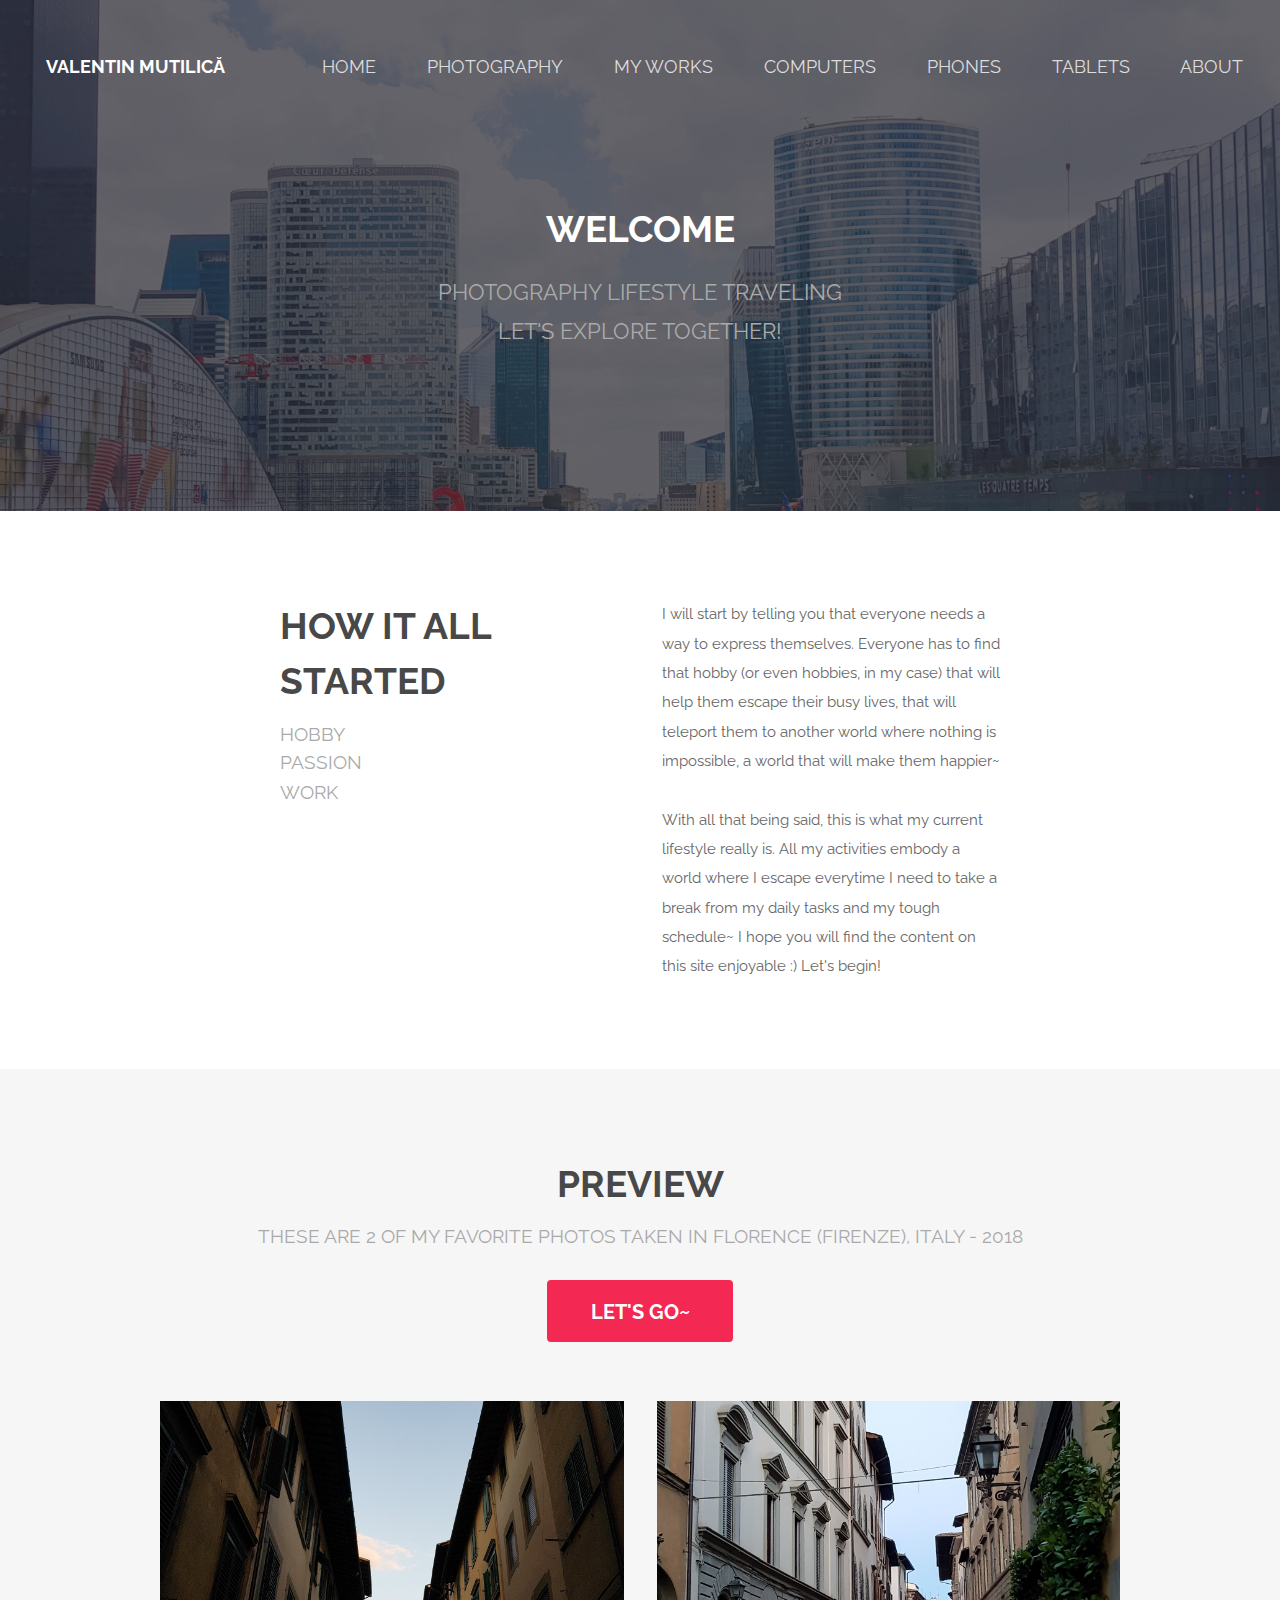
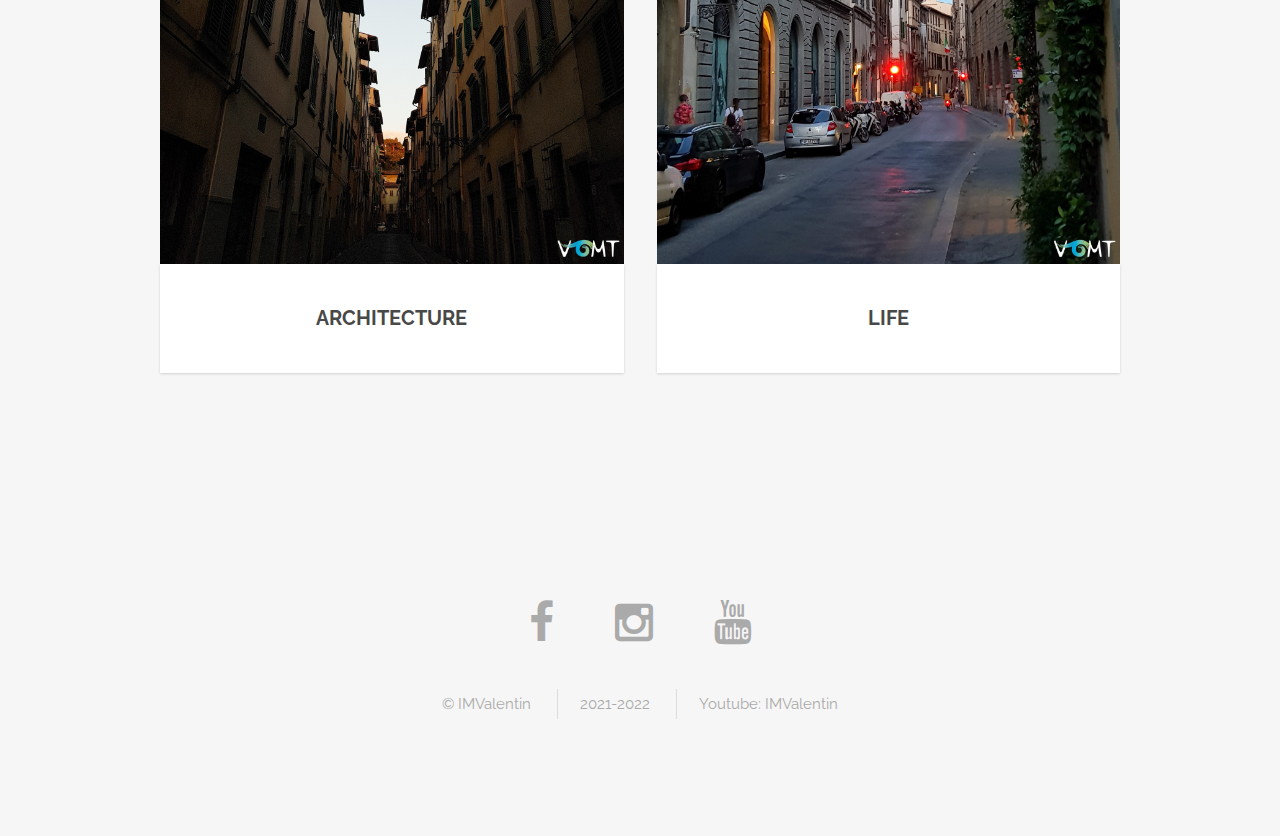
<file: index.html>
<!DOCTYPE HTML>
<!--
	Spatial by TEMPLATED
	templated.co @templatedco
	Released for free under the Creative Commons Attribution 3.0 license (templated.co/license)
-->
<html>
	<head>
		<title>Valentin Mutilica</title>
		<meta http-equiv="content-type" content="text/html; charset=utf-8" />
		<meta name="Welcome to my little world~" content="" />
		<meta name="Photography, lifestyle, traveling, exploration, adventure" content="" />
		<!--[if lte IE 8]><script src="js/html5shiv.js"></script><![endif]-->
		<script src="js/jquery.min.js"></script>
		<script src="js/skel.min.js"></script>
		<script src="js/skel-layers.min.js"></script>
		<script src="js/init.js"></script>
		<noscript>
			<link rel="stylesheet" href="css/skel.css" />
			<link rel="stylesheet" href="css/style.css" />
			<link rel="stylesheet" href="css/style-xlarge.css" />
		</noscript>
	</head>
	<body class="landing">

		<!-- Header -->
			<header id="header" class="alt">
				<h1><strong><a href="myworks.html">Valentin Mutilică</a></strong></h1>
				<nav id="nav">
					<ul>
						<li><a href="index.html">Home</a></li>
						<li><a href="photography.html">Photography</a></li>
						<li><a href="myworks.html">My works</a></li>
						<li><a href="computers.html">Computers</a></li>
						<li><a href="phones.html">Phones</a></li>
						<li><a href="tablets.html">Tablets</a></li>
						<li><a href="about.html">About</a></li>
					</ul>
				</nav>
			</header>

		<!-- Banner -->
			<section id="banner">
				<h2>welcome</h2>
				<p>Photography Lifestyle Traveling <br /> Let's explore together!</p>
				
				
				
			</section>

			<!-- One -->
				<section id="one" class="wrapper style1">
					<div class="container 75%">
						<div class="row 200%">
							<div class="6u 12u$(medium)">
								<header class="major">
								  <h2>How it all started</h2>
								  <p>HOBBY</p>
								  <p>PASSION</p>
								  <p>WORK </p>
								</header>
							</div>
							<div class="6u$ 12u$(medium)">
							  <p>I will start by telling you that everyone needs a way to express themselves. Everyone has to find that hobby (or even hobbies, in my case) that will help them escape their busy lives, that will teleport them to another world where nothing is impossible, a world that will make them happier~</p>
							  <p>With all that being said, this is what my current lifestyle really is. All my activities embody a world where I escape everytime I need to take a break from my daily tasks and my tough schedule~ I hope you will find the content on this site enjoyable :) Let's begin!</p>
							</div>
						</div>
					</div>
				</section>

			<!-- Two -->
				<section id="two" class="wrapper style2 special">
					<div class="container">
						<header class="major">
						  <h2>PREVIEW</h2>
						  <p>These are 2 of my favorite photos taken in Florence (Firenze), Italy - 2018</p>
						  <br>

					<ul class="actions">
				  <li><a href="photography.html" class="button special big">Let's go~</a></li>
			  </ul>
						</header>
						<div class="row 150%">
							<div class="6u 12u$(xsmall)">
								<div class="image fit captioned">
									<img src="images/indexleft.jpg" alt="" />
									<h3>aRCHITECTURE</h3>
								</div>
							</div>
							<div class="6u$ 12u$(xsmall)">
								<div class="image fit captioned">
									<img src="images/indexright.jpg" alt="" />
									<h3>lIFE</h3>
								</div>
							</div>
						</div>
					</div>
				</section>

		<!-- Footer -->
			<footer id="footer">
				
			  <div class="container">
					<ul class="icons">
						<li><a href="https://www.facebook.com/mutilica.valentin" class="icon fa-facebook"></a></li>
						<li><a href="https://www.instagram.com/imval3ntin/" class="icon fa-instagram"></a></li>
						<li><a href="https://www.youtube.com/c/YiHyeong" class="icon fa-youtube"></a></li>
						
						
					</ul>
					<ul class="copyright">
						<li>&copy; IMValentin</li>
						<li>2021-2022</li>
						<li>Youtube: <a href="https://www.youtube.com/c/YiHyeong">IMValentin</a></li>
					</ul>
				</div>
			</footer>

	</body>
</html>
</file>
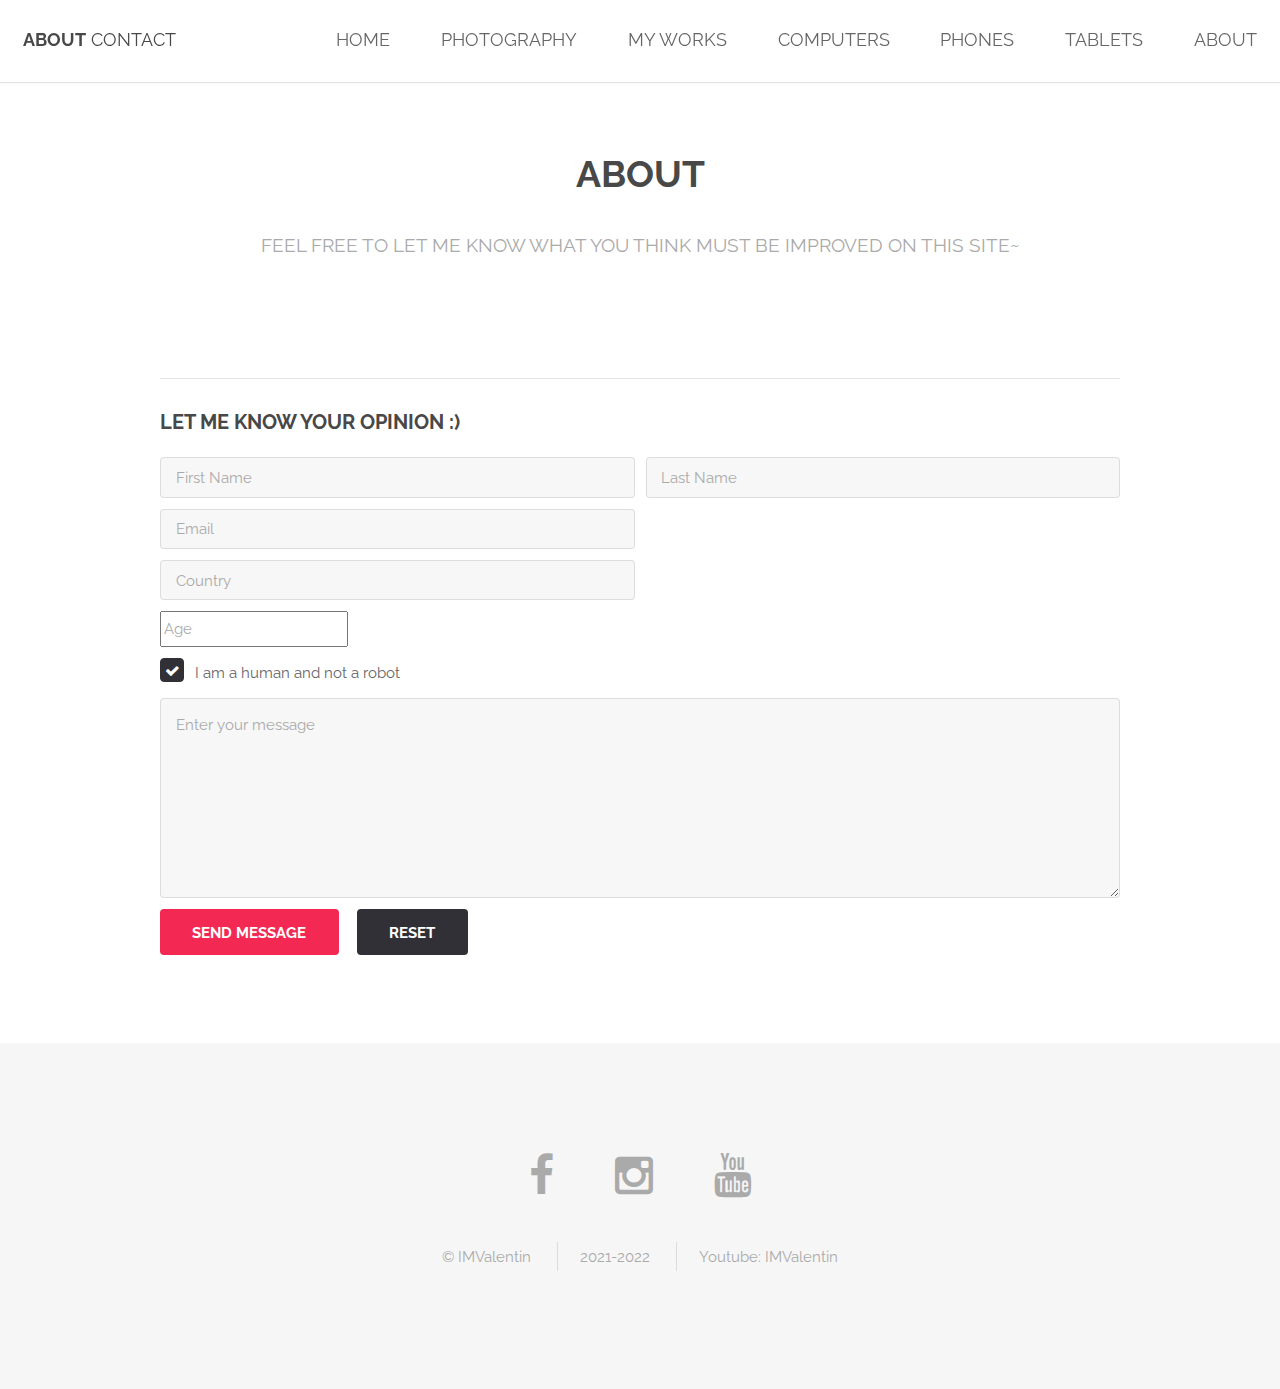
<file: about.html>
<!DOCTYPE HTML>
<!--
	Spatial by TEMPLATED
	templated.co @templatedco
	Released for free under the Creative Commons Attribution 3.0 license (templated.co/license)
-->
<html>
	<head>
		<title>About</title>
		<meta http-equiv="content-type" content="text/html; charset=utf-8" />
		<meta name="description" content="" />
		<meta name="keywords" content="" />
		<!--[if lte IE 8]><script src="js/html5shiv.js"></script><![endif]-->
		<script src="js/jquery.min.js"></script>
		<script src="js/skel.min.js"></script>
		<script src="js/skel-layers.min.js"></script>
		<script src="js/init.js"></script>
		<noscript>
			<link rel="stylesheet" href="css/skel.css" />
			<link rel="stylesheet" href="css/style.css" />
			<link rel="stylesheet" href="css/style-xlarge.css" />
		</noscript>
	</head>
	<body>

		<!-- Header -->
			<header id="header" class="skels-layers-fixed">
				<h1><strong><a href="index.html">About</a></strong> Contact</h1>
				<nav id="nav">
					<ul>
						<li><a href="index.html">Home</a></li>
						<li><a href="photography.html">Photography</a></li>
						<li><a href="myworks.html">My works</a></li>
						<li><a href="computers.html">Computers</a></li>
						<li><a href="phones.html">Phones</a></li>
						<li><a href="tablets.html">Tablets</a></li>
						<li><a href="about.html">About</a></li>
					</ul>
				</nav>
			</header>

		<!-- Main -->
			<section id="main" class="wrapper">
				<div class="container">
					<header class="major special">
					  <h2>About</h2>
					  <br>
					  <p>Feel free to let me know what you think must be improved on this site~</p>
					</header>

					<!-- Text -->
						<section>
						
							<header> </header>
							<p>&nbsp;</p>
							<hr />

		

							
							
						</section>

					<!-- Form -->
						<section>
							<h3>Let me know your opinion :)</h3>
							<form action="connect.php" method="post" >
								<div class="row uniform 50%">
									<div class="6u 12u$(xsmall)">
										<input type="text" name="firstname" class="form-control" id="firstname" value="" placeholder="First Name" />
									</div>
									<div class="6u 12u$(xsmall)">
										<input type="text" name="lastname" class="form-control" id="lastname" value="" placeholder="Last Name" />
									</div>
									<div class="6u$ 12u$(xsmall)">
										<input type="email" name="email" class="form-control" id="email" value="" placeholder="Email" />
									</div>
								
									<div class="6u$ 12u$(xsmall)">
										<input type="text" name="country" id="country" value="" placeholder="Country" />
									</div>
									<div class="6u$ 12u$(xsmall)">
										<input type="number" name="age" class="form-control" id="age" value="" placeholder="Age" />
									</div>
									
									
									
									
									<div class="6u$ 12u$(small)">
										<input type="checkbox" id="human" name="human" checked>
										<label for="human">I am a human and not a robot</label>
									</div>
									<div class="12u$">
										<textarea name="message" id="message" placeholder="Enter your message" rows="6"></textarea>
									</div>
									<div class="12u$">
										<ul class="actions">
											<li><input type="submit" value="Send Message" class="special" /></li>
											<li><input type="reset" value="Reset" /></li>
										</ul>
									</div>
								</div>
							</form>
						</section>

					

			  </div>
			</section>

		<!-- Footer -->
			<footer id="footer">
				
			  <div class="container">
					<ul class="icons">
						<li><a href="https://www.facebook.com/mutilica.valentin" class="icon fa-facebook"></a></li>
						<li><a href="https://www.instagram.com/imval3ntin/" class="icon fa-instagram"></a></li>
						<li><a href="https://www.youtube.com/c/YiHyeong" class="icon fa-youtube"></a></li>
						
						
					</ul>
					<ul class="copyright">
						<li>&copy; IMValentin</li>
						<li>2021-2022</li>
						<li>Youtube: <a href="https://www.youtube.com/c/YiHyeong">IMValentin</a></li>
					</ul>
				</div>
			</footer>

	</body>
</html>
</file>
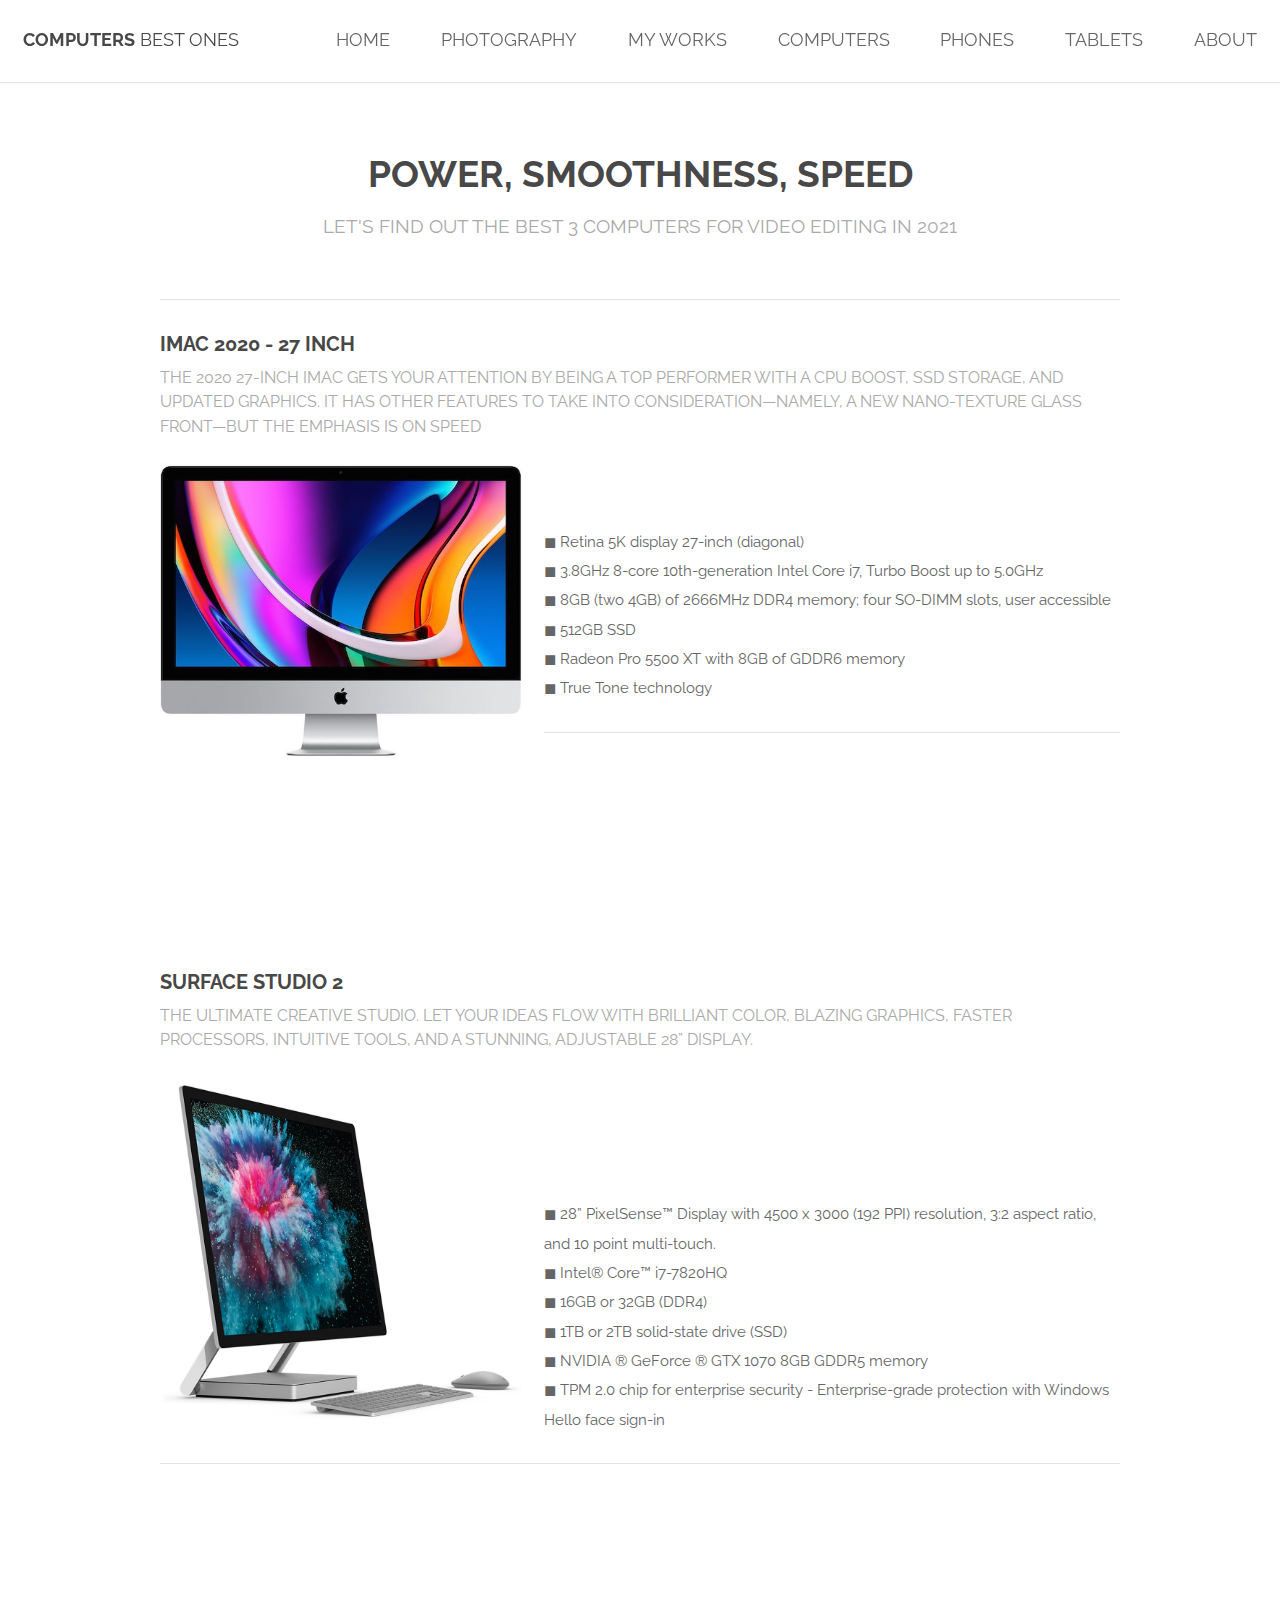
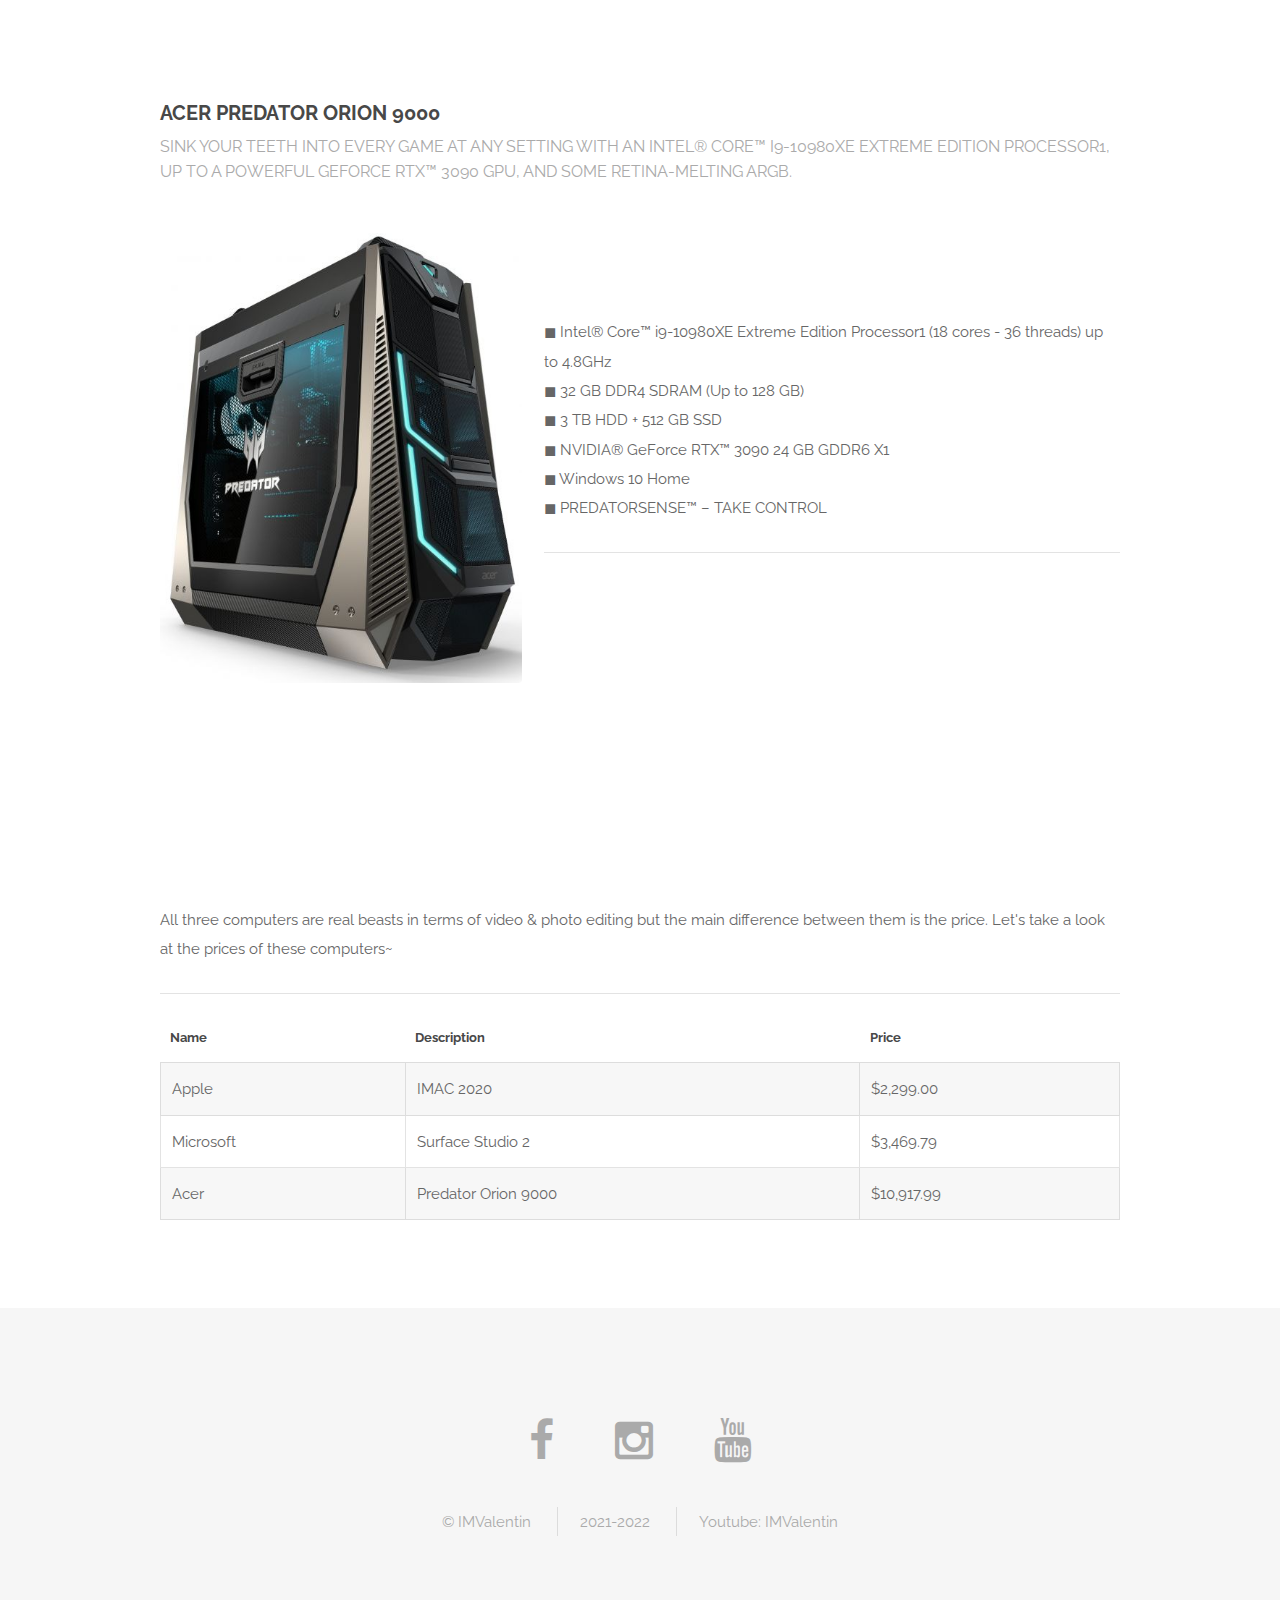
<file: computers.html>
<!DOCTYPE HTML>
<!--
	Spatial by TEMPLATED
	templated.co @templatedco
	Released for free under the Creative Commons Attribution 3.0 license (templated.co/license)
-->
<html>
	<head>
		<title>Computers</title>
		<meta http-equiv="content-type" content="text/html; charset=utf-8" />
		<meta name="description" content="" />
		<meta name="keywords" content="" />
		<!--[if lte IE 8]><script src="js/html5shiv.js"></script><![endif]-->
		<script src="js/jquery.min.js"></script>
		<script src="js/skel.min.js"></script>
		<script src="js/skel-layers.min.js"></script>
		<script src="js/init.js"></script>
		<noscript>
			<link rel="stylesheet" href="css/skel.css" />
			<link rel="stylesheet" href="css/style.css" />
			<link rel="stylesheet" href="css/style-xlarge.css" />
		</noscript>
	</head>
	<body>

		<!-- Header -->
			<header id="header" class="skels-layers-fixed">
				<h1><strong><a>Computers</a></strong> Best ones</h1>
				<nav id="nav">
					<ul>
						<li><a href="index.html">Home</a></li>
						<li><a href="photography.html">Photography</a></li>
						<li><a href="myworks.html">My works</a></li>
						<li><a href="computers.html">Computers</a></li>
						<li><a href="phones.html">Phones</a></li>
						<li><a href="tablets.html">Tablets</a></li>
						<li><a href="about.html">About</a></li>
					</ul>
				</nav>
			</header>

		<!-- Main -->
			<section id="main" class="wrapper">
				<div class="container">
					<header class="major special">
					  <h2>POWER, SMOOTHNESS, SPEED</h2>
					  <p>Let's find out the best 3 computers for video editing IN 2021</p>
					</header>

					<!-- Text -->
						<section>
						

							<hr />

							<header>
							  <h3>IMAC 2020 - 27 INCH</h3>
							  <p>The 2020 27-inch iMac gets your attention by being a top performer with a CPU boost, SSD storage, and updated graphics. It has other features to take into consideration—namely, a new nano-texture glass front—but the emphasis is on speed</p>
							</header>
							<p><span class="image left"><img src="images/imac.jpg" alt="" ></span></p>
							<p>
								<br>
								
								<br>
								◼ Retina 5K display 27-inch (diagonal)
								<br>
							   ◼ 3.8GHz 8‑core 10th-generation Intel Core i7, Turbo Boost up to 5.0GHz
								<br>
							   ◼ 8GB (two 4GB) of 2666MHz DDR4 memory; four SO-DIMM slots, user accessible
								<br>
							   ◼ 512GB SSD
								<br>
							   ◼ Radeon Pro 5500 XT with 8GB of GDDR6 memory
								<br>
							   ◼ True Tone technology
								<br>
							</p>
							<hr />
							<br>
							<br>
							<br>
							<br>
							<br>
							<p>&nbsp;</p>
							<header>
							  <h3>Surface Studio 2</h3>
							  <p>The ultimate creative studio. Let your ideas flow with brilliant color, blazing graphics, faster processors, intuitive tools, and a stunning, adjustable 28” display.</p>
							</header>
							<p><span class="image left"><img src="images/microsoftsurface.jpg" alt="" ></span></p>
							<p>
								<br>
								<br>
								<br>
								<br>
								◼ 28” PixelSense™ Display with 4500 x 3000 (192 PPI) resolution, 3:2 aspect ratio, and 10 point multi-touch.
								<br>
							    ◼ Intel® Core™ i7-7820HQ
								<br>
							    ◼ 16GB or 32GB (DDR4)
								<br>
							    ◼ 1TB or 2TB solid-state drive (SSD)
								<br>
							    ◼ NVIDIA ® GeForce ® GTX 1070 8GB GDDR5 memory
								<br>
							    ◼ TPM 2.0 chip for enterprise security - Enterprise-grade protection with Windows Hello face sign-in
							 	<br>
								
							</p>
							<hr />
							<br>
							<br>
							<br>
							<br>
							<br>
							<p>&nbsp;</p>
							<header>
							  <h3>ACER PREDATOR ORION 9000</h3>
							  <p>Sink your teeth into every game at any setting with an Intel® Core™ i9-10980XE Extreme Edition Processor1, up to a powerful GeForce RTX™ 3090 GPU, and some retina-melting ARGB.</p>
							</header>
							<br> 
							<p><span class="image left"><img src="images/acerorion.jpg" alt="" ></span></p>
							<p> <br>
							  <br>
							  ◼ Intel® Core™ i9-10980XE Extreme Edition Processor1 (18 cores - 36 threads) up to&nbsp;4.8GHz<br>
							  ◼ 32 GB DDR4 SDRAM (Up to 128 GB) <br>
							  ◼ 3 TB HDD + 512 GB SSD <br>
							  ◼ NVIDIA® GeForce RTX™ 3090 24 GB GDDR6 X1 <br>
							  ◼ Windows 10 Home <br>
							  ◼ PREDATORSENSE™ – TAKE CONTROL <br>
						  </p>
							<hr />
							<br>
							<br>
							<br>
							<br>
							<br>
							<br>
							<br>
							<br>
							<br>
							<p>&nbsp;</p>
							<p>All three computers are real beasts in terms of video &amp; photo editing but the main difference between them is the price. Let's take a look at the prices of these computers~</p>
							<hr />
							
							<div class="table-wrapper">
								<table class="alt">
									<thead>
										<tr>
											<th>Name</th>
											<th>Description</th>
											<th>Price</th>
										</tr>
									</thead>
									<tbody>
										<tr>
											<td> Apple</td>
											<td>IMAC 2020</td>
											<td>$2,299.00</td>
										</tr>
										<tr>
											<td> Microsoft</td>
											<td>Surface Studio 2</td>
											<td>$3,469.79</td>
										</tr>
										<tr>
											<td>Acer</td>
											<td> Predator Orion 9000</td>
											<td>$10,917.99</td>
										</tr>
										
										
									</tbody>
									<tfoot>
										
									</tfoot>
								</table>
							</div>

						</section>

				</div>
			</section>

		<!-- Footer -->
			<footer id="footer">
				
			  <div class="container">
					<ul class="icons">
						<li><a href="https://www.facebook.com/mutilica.valentin" class="icon fa-facebook"></a></li>
						<li><a href="https://www.instagram.com/imval3ntin/" class="icon fa-instagram"></a></li>
						<li><a href="https://www.youtube.com/c/YiHyeong" class="icon fa-youtube"></a></li>
						
						
					</ul>
					<ul class="copyright">
						<li>&copy; IMValentin</li>
						<li>2021-2022</li>
						<li>Youtube: <a href="https://www.youtube.com/c/YiHyeong">IMValentin</a></li>
					</ul>
				</div>
			</footer>

	</body>
</html>
</file>
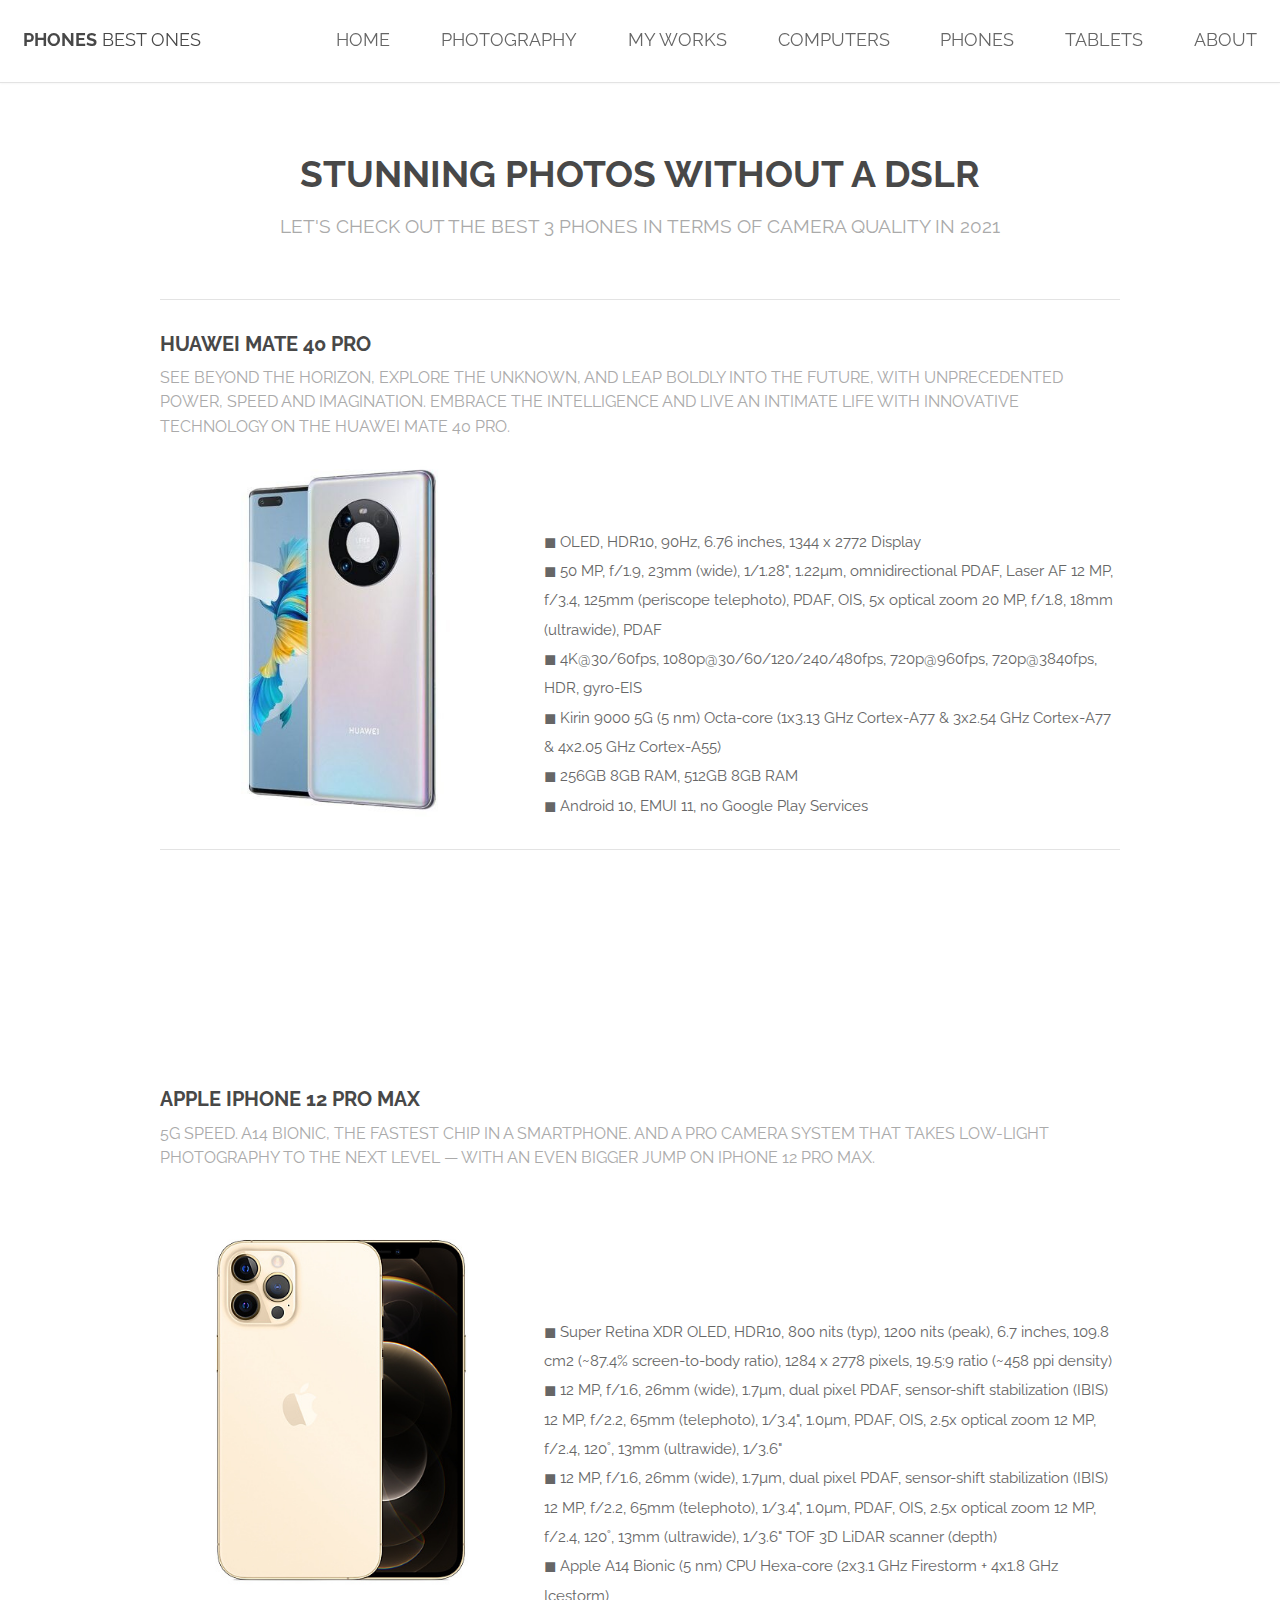
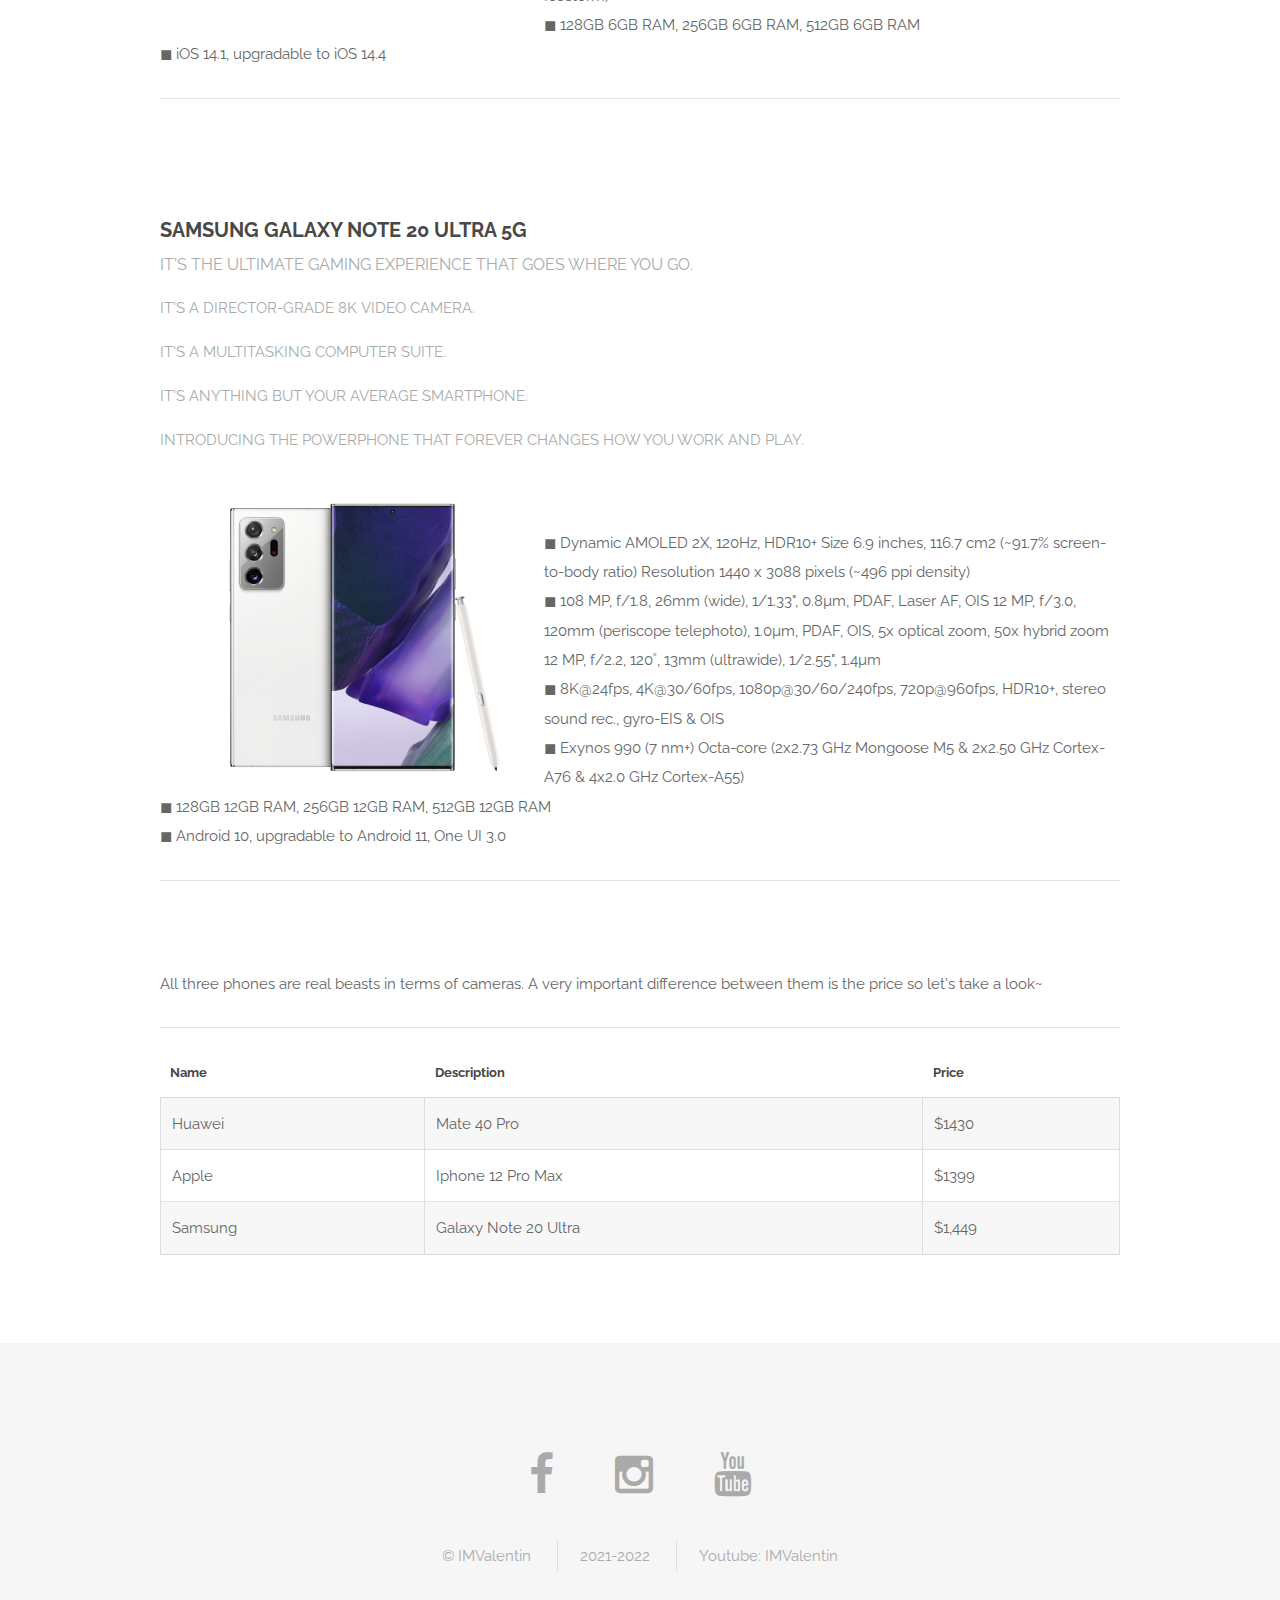
<file: phones.html>
<!DOCTYPE HTML>
<!--
	Spatial by TEMPLATED
	templated.co @templatedco
	Released for free under the Creative Commons Attribution 3.0 license (templated.co/license)
-->
<html>
	<head>
		<title>Phones</title>
		<meta http-equiv="content-type" content="text/html; charset=utf-8" />
		<meta name="description" content="" />
		<meta name="keywords" content="" />
		<!--[if lte IE 8]><script src="js/html5shiv.js"></script><![endif]-->
		<script src="js/jquery.min.js"></script>
		<script src="js/skel.min.js"></script>
		<script src="js/skel-layers.min.js"></script>
		<script src="js/init.js"></script>
		<noscript>
			<link rel="stylesheet" href="css/skel.css" />
			<link rel="stylesheet" href="css/style.css" />
			<link rel="stylesheet" href="css/style-xlarge.css" />
		</noscript>
	</head>
	<body>

		<!-- Header -->
			<header id="header" class="skels-layers-fixed">
				<h1><strong><a href="index.html">Phones</a></strong> Best ones</h1>
				<nav id="nav">
					<ul>
						<li><a href="index.html">Home</a></li>
						<li><a href="photography.html">Photography</a></li>
						<li><a href="myworks.html">My works</a></li>
						<li><a href="computers.html">Computers</a></li>
						<li><a href="phones.html">Phones</a></li>
						<li><a href="tablets.html">Tablets</a></li>
						<li><a href="about.html">About</a></li>
					</ul>
				</nav>
			</header>

		<!-- Main -->
			<section id="main" class="wrapper">
				<div class="container">
					<header class="major special">
					  <h2>Stunning photos without a dslr</h2>
					  <p>lET'S CHECK OUT THE BEST 3 PHONES IN TERMS OF CAMERA QUALITY IN 2021</p>
					</header>

					<!-- Text -->
						<section>
						

							<hr />

							<header>
							  <h3>hUAWEI MATE 40 PRO</h3>
							  <p>See beyond the horizon, explore the unknown, and leap boldly into the future, with unprecedented power, speed and imagination. Embrace the intelligence and live an intimate life with innovative technology on the HUAWEI Mate 40 Pro.</p>
							</header>
							<p><span class="image left"><img src="images/huawei.jpg" alt="" ></span></p>
							<p> <br>
							  <br>
							  ◼ OLED, HDR10, 90Hz, 6.76 inches, 1344 x 2772 Display&nbsp; &nbsp; <br>
							  ◼  50 MP, f/1.9, 23mm (wide), 1/1.28", 1.22µm, omnidirectional PDAF, Laser AF 12 MP, f/3.4, 125mm (periscope telephoto), PDAF, OIS, 5x optical zoom 20 MP, f/1.8, 18mm (ultrawide), PDAF <br>
							  ◼ 4K@30/60fps, 1080p@30/60/120/240/480fps, 720p@960fps, 720p@3840fps, HDR, gyro-EIS <br>
							  ◼ Kirin 9000 5G (5 nm) Octa-core (1x3.13 GHz Cortex-A77 &amp; 3x2.54 GHz Cortex-A77 &amp; 4x2.05 GHz Cortex-A55) <br>
							  ◼ 256GB 8GB RAM, 512GB 8GB RAM <br>
							  ◼ Android 10, EMUI 11, no Google Play Services <br>
						  </p>
							<hr />
							<br>
							<br>
							<br>
							<br>
							<br>
							<p>&nbsp;</p>
							<header>
							  <h3>Apple iPhone 12 Pro Max</h3>
							  <p>5G speed. A14 Bionic, the fastest chip in a smartphone. And a Pro camera system that takes low-light photography to the next level — with an even bigger jump on iPhone 12 Pro Max.</p>
							</header>
							<p><span class="image left"><img src="images/iphone.jpg" alt="" ></span></p>
							<p> <br>
							  <br>
							  <br>
							  <br>
							  ◼ Super Retina XDR OLED, HDR10, 800 nits (typ), 1200 nits (peak), 6.7 inches, 109.8 cm2 (~87.4% screen-to-body ratio), 1284 x 2778 pixels, 19.5:9 ratio (~458 ppi density)<br>
							  ◼ 12 MP, f/1.6, 26mm (wide), 1.7µm, dual pixel PDAF, sensor-shift stabilization (IBIS) 12 MP, f/2.2, 65mm (telephoto), 1/3.4", 1.0µm, PDAF, OIS, 2.5x optical zoom 12 MP, f/2.4, 120˚, 13mm (ultrawide), 1/3.6" <br>
							  ◼ 12 MP, f/1.6, 26mm (wide), 1.7µm, dual pixel PDAF, sensor-shift stabilization (IBIS) 12 MP, f/2.2, 65mm (telephoto), 1/3.4", 1.0µm, PDAF, OIS, 2.5x optical zoom 12 MP, f/2.4, 120˚, 13mm (ultrawide), 1/3.6" TOF 3D LiDAR scanner (depth) <br>
							  ◼ Apple A14 Bionic (5 nm) CPU Hexa-core (2x3.1 GHz Firestorm + 4x1.8 GHz Icestorm) <br>
							  ◼ 128GB 6GB RAM, 256GB 6GB RAM, 512GB 6GB RAM <br>
							  ◼ iOS 14.1, upgradable to iOS 14.4 <br>
						  </p>
							<hr />
							<br>
						
							<p>&nbsp;</p>
							<header>
							  <h3>Samsung Galaxy note 20 Ultra 5G</h3>
							  <p>It's the ultimate gaming experience that goes where you go.</p>
							  <p> It's a director-grade 8K video camera.</p>
							  <p> It's a multitasking computer suite. </p>
							  <p>It's anything but your average smartphone.</p>
							  <p>Introducing the Powerphone that forever changes how you work and play.</p>
							</header>
							<br> 
							<p><span class="image left"><img src="images/samsung.jpg" alt="" ></span></p>
							<p>
							  ◼ Dynamic AMOLED 2X, 120Hz, HDR10+ Size 6.9 inches, 116.7 cm2 (~91.7% screen-to-body ratio) Resolution 1440 x 3088 pixels (~496 ppi density)<br>
							  ◼ 108 MP, f/1.8, 26mm (wide), 1/1.33", 0.8µm, PDAF, Laser AF, OIS 12 MP, f/3.0, 120mm (periscope telephoto), 1.0µm, PDAF, OIS, 5x optical zoom, 50x hybrid zoom 12 MP, f/2.2, 120˚, 13mm (ultrawide), 1/2.55", 1.4µm<br>
							  ◼ 8K@24fps, 4K@30/60fps, 1080p@30/60/240fps, 720p@960fps, HDR10+, stereo sound rec., gyro-EIS &amp; OIS<br>
							  ◼ Exynos 990 (7 nm+) Octa-core (2x2.73 GHz Mongoose M5 &amp; 2x2.50 GHz Cortex-A76 &amp; 4x2.0 GHz Cortex-A55)<br>
							  ◼ 128GB 12GB RAM, 256GB 12GB RAM, 512GB 12GB RAM<br>
							  ◼ Android 10, upgradable to Android 11, One UI 3.0<br>
						  </p>
							<hr />
							
							<p>&nbsp;</p>
							<p>All three phones are real beasts in terms of cameras. A very important difference between them is the price so let's take a look~</p>
							<hr />
							
						  <div class="table-wrapper">
								<table class="alt">
									<thead>
										<tr>
											<th>Name</th>
											<th>Description</th>
											<th>Price</th>
										</tr>
									</thead>
									<tbody>
										<tr>
											<td> Huawei</td>
											<td>Mate 40 Pro</td>
											<td>$1430</td>
										</tr>
										<tr>
											<td> Apple</td>
											<td>Iphone 12 Pro Max</td>
											<td>$1399</td>
										</tr>
										<tr>
											<td>Samsung</td>
											<td> Galaxy Note 20 Ultra</td>
											<td>$1,449</td>
										</tr>
										
										
								  </tbody>
									<tfoot>
										
								  </tfoot>
								</table>
							</div>

				  </section>

			  </div>
			</section>

		<!-- Footer -->
			<footer id="footer">
				
			  <div class="container">
					<ul class="icons">
						<li><a href="https://www.facebook.com/mutilica.valentin" class="icon fa-facebook"></a></li>
						<li><a href="https://www.instagram.com/imval3ntin/" class="icon fa-instagram"></a></li>
						<li><a href="https://www.youtube.com/c/YiHyeong" class="icon fa-youtube"></a></li>
						
						
					</ul>
					<ul class="copyright">
						<li>&copy; IMValentin</li>
						<li>2021-2022</li>
						<li>Youtube: <a href="https://www.youtube.com/c/YiHyeong">IMValentin</a></li>
					</ul>
				</div>
			</footer>

	</body>
</html>
</file>
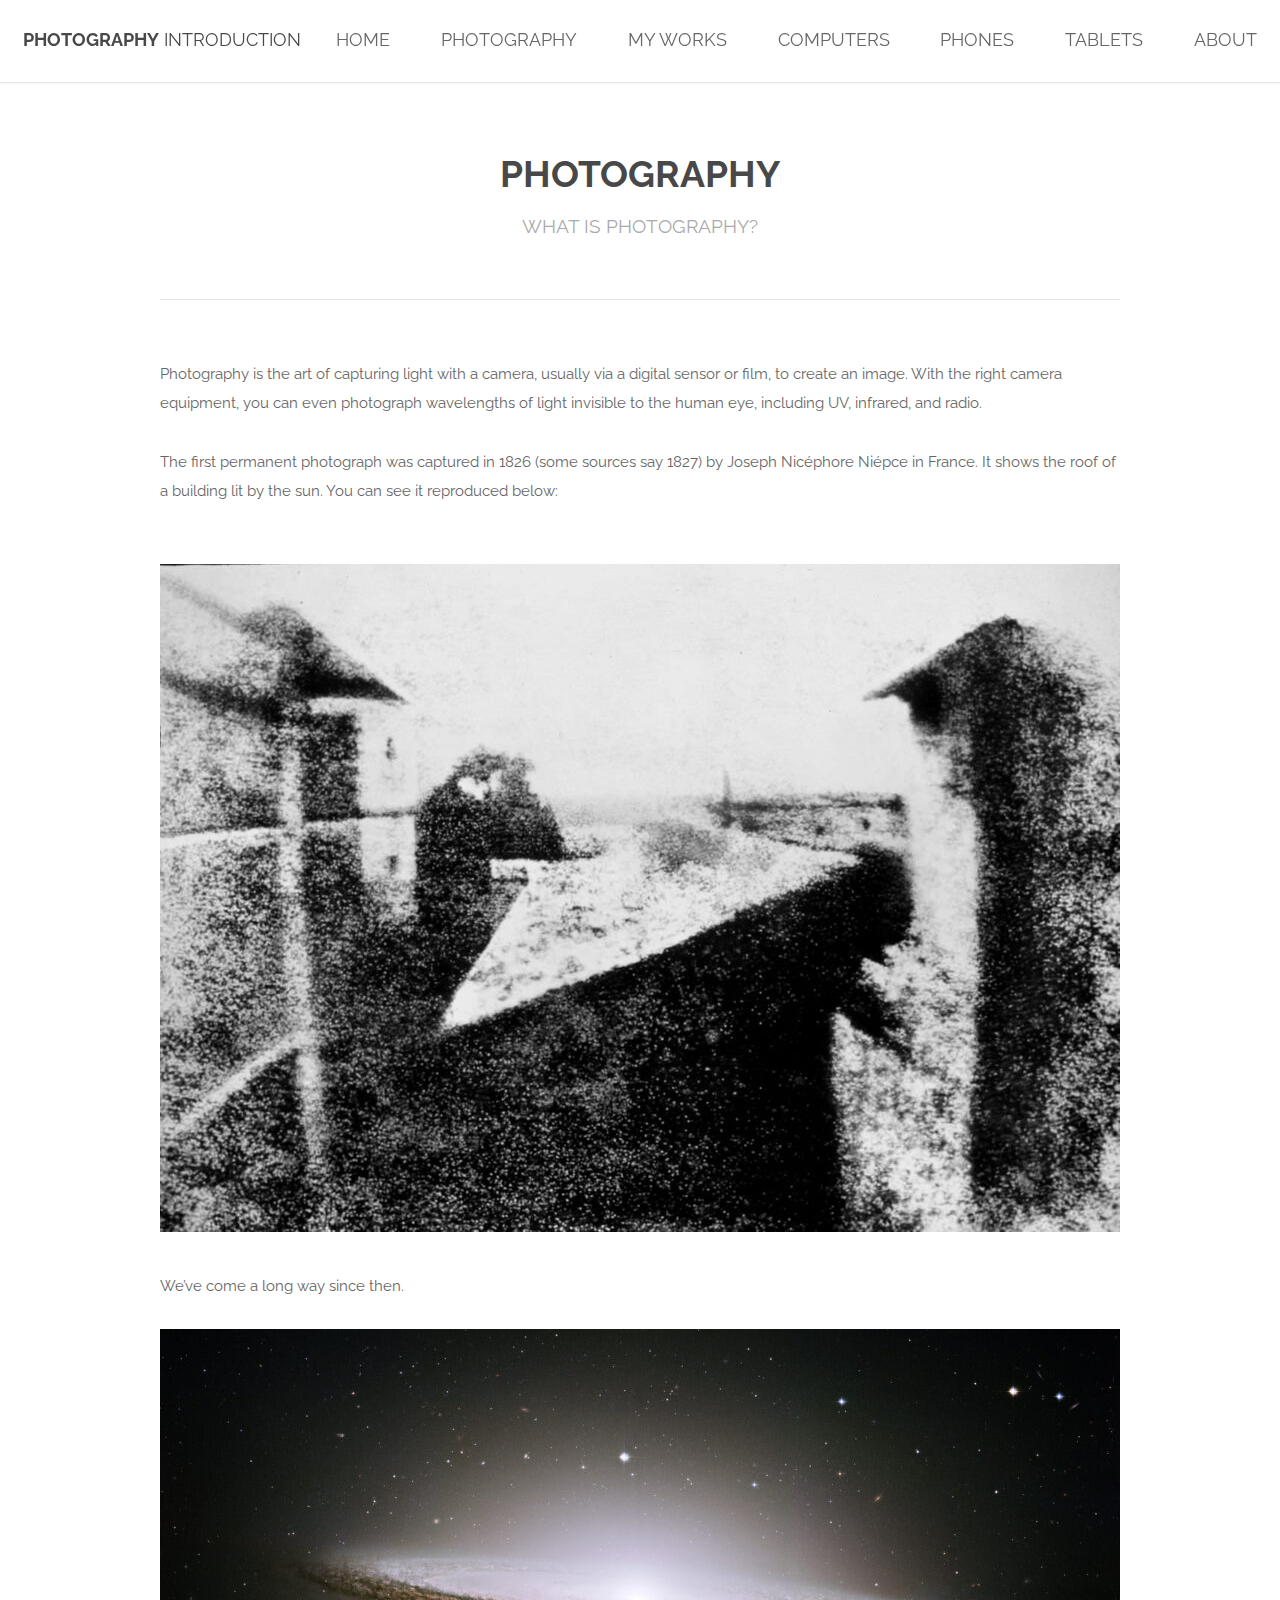
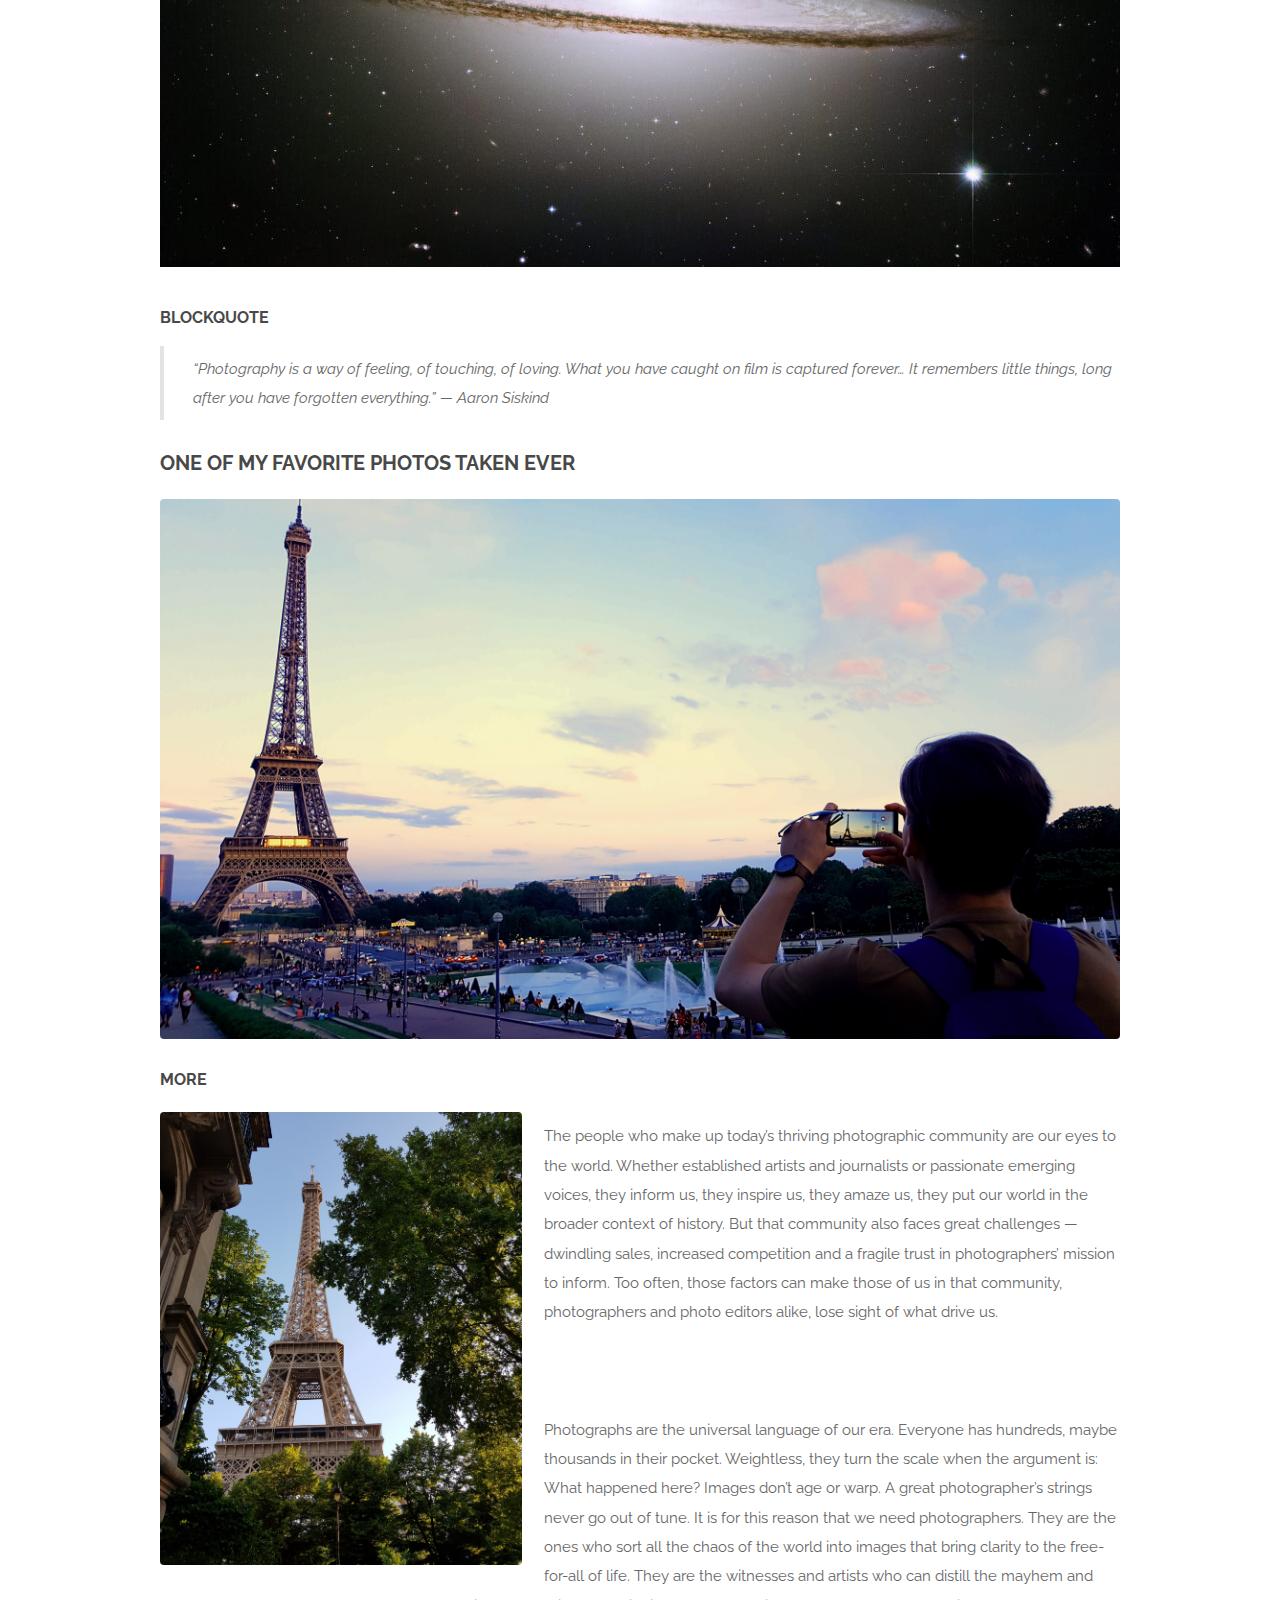
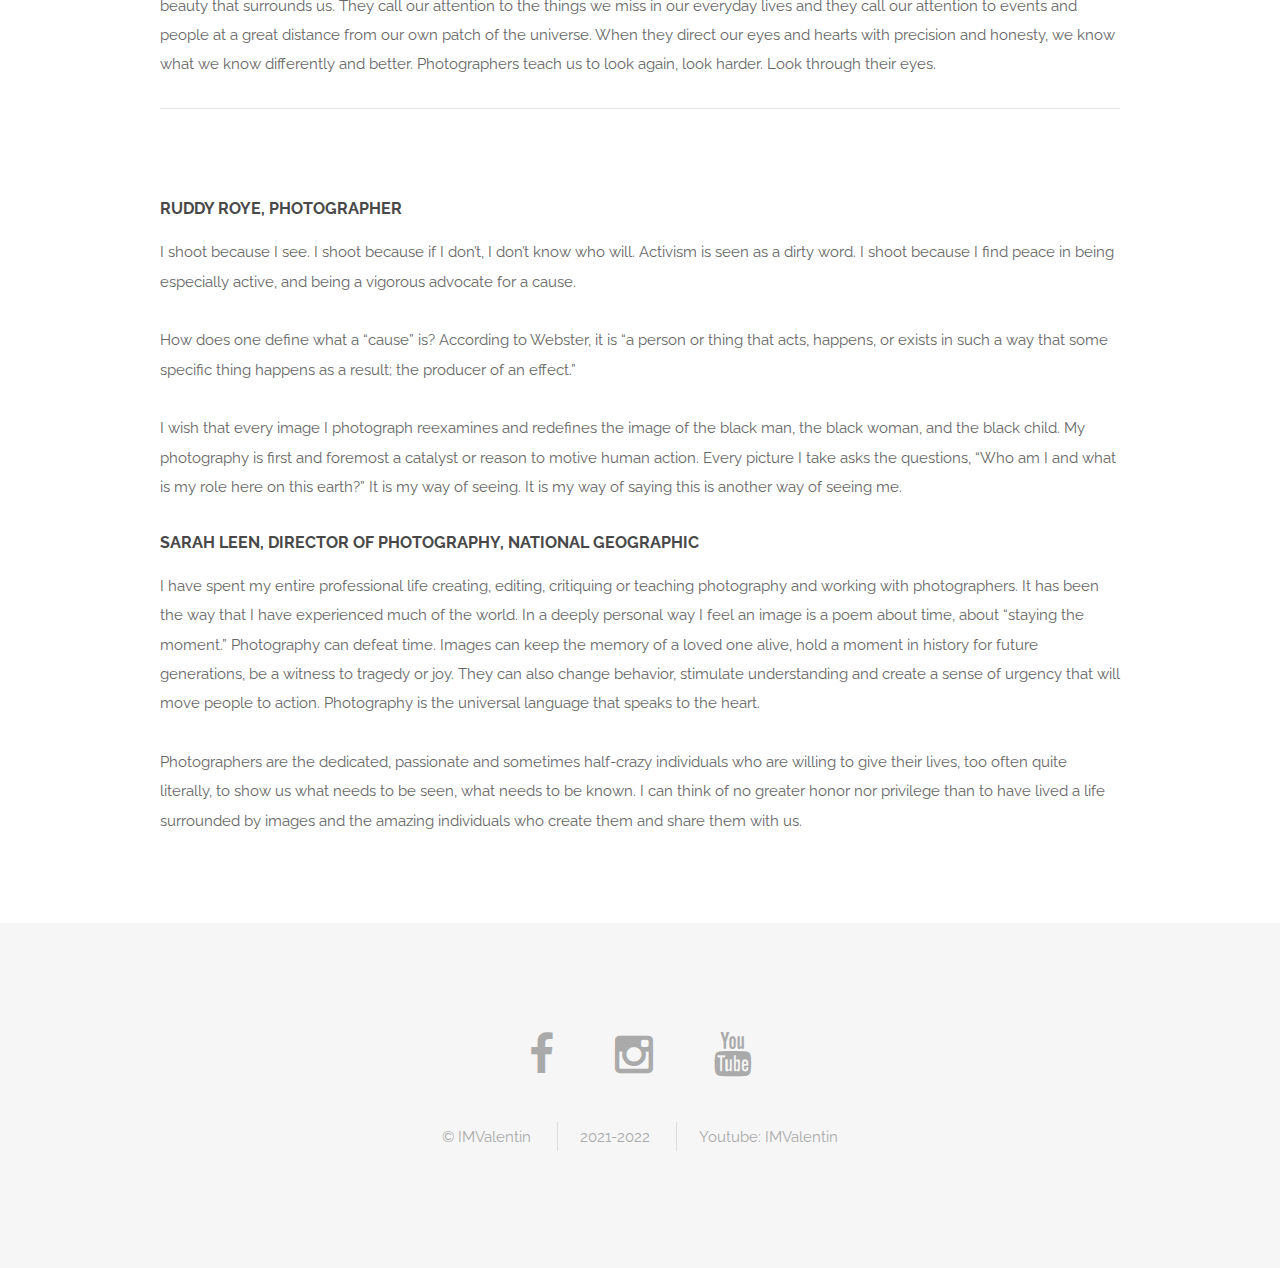
<file: photography.html>
<!DOCTYPE HTML>
<!--
	Spatial by TEMPLATED
	templated.co @templatedco
	Released for free under the Creative Commons Attribution 3.0 license (templated.co/license)
-->
<html>
	<head>
		<title>Photography</title>
		<meta http-equiv="content-type" content="text/html; charset=utf-8" />
		<meta name="description" content="" />
		<meta name="keywords" content="" />
		<!--[if lte IE 8]><script src="js/html5shiv.js"></script><![endif]-->
		<script src="js/jquery.min.js"></script>
		<script src="js/skel.min.js"></script>
		<script src="js/skel-layers.min.js"></script>
		<script src="js/init.js"></script>
		<noscript>
			<link rel="stylesheet" href="css/skel.css" />
			<link rel="stylesheet" href="css/style.css" />
			<link rel="stylesheet" href="css/style-xlarge.css" />
		</noscript>
	</head>
	<body>

		<!-- Header -->
			<header id="header" class="skels-layers-fixed">
				<h1><strong><a>Photography</a></strong> Introduction</h1>
				<nav id="nav">
					<ul>
						<li><a href="index.html">Home</a></li>
						<li><a href="photography.html">Photography</a></li>
						<li><a href="myworks.html">My works</a></li>
						<li><a href="computers.html">Computers</a></li>
						<li><a href="phones.html">Phones</a></li>
						<li><a href="tablets.html">Tablets</a></li>
						<li><a href="about.html">About</a></li>
					</ul>
				</nav>
			</header>

		<!-- Main -->
			<section id="main" class="wrapper">
				<div class="container">
					<header class="major special">
						<h2>Photography</h2>
						<p>what is photography?<p/>
						
						
					</header>

					<!-- Text -->
						<section>
							

							<hr />
							<br>

							
							<p>Photography is the art of capturing light with a camera, usually via a digital sensor or film, to create an image. With the right camera equipment, you can even photograph wavelengths of light invisible to the human eye, including UV, infrared, and radio.</p>
							<header>
								
								
							</header>
							<p>The first permanent photograph was captured in 1826 (some sources say 1827) by Joseph Nicéphore Niépce in France. It shows the roof of a building lit by the sun. You can see it reproduced below: </p>
							<br>
							<img src="images/firstphotoever.jpg" alt="" />
						    <br>
							<br>
							
							<p>We’ve come a long way since then.</p>
							
						    
							<img src="images/galaxy.jpg" alt="" />
							<br>
							<br>
							<h4>Blockquote</h4>
							<blockquote>“Photography is a way of feeling, of touching, of loving. What you have caught on film is captured forever… It remembers little things, long after you have forgotten everything.” — Aaron Siskind </blockquote>

							
						</section>

					<!-- Lists -->
						

					<!-- Image -->
						<section>
							<h3>One of my favorite photos taken ever</h3>
								<div class="box alt">
								<div class="row 50% uniform">
									<div class="12u$"><span class="image fit"><img src="images/crystalsky.jpg" alt="" max-width: 288 px; max-height: 425 px; /></span></div>
									
								</div>
							</div>
								<h4>More</h4>
							<p><span class="image left"><img src="images/photographyleft.jpg"></span></p>
							<p>The people who make up today’s thriving photographic community are our eyes to the world. Whether established artists and journalists or passionate emerging voices, they inform us, they inspire us, they amaze us, they put our world in the broader context of history.&nbsp;But that community also faces great challenges — dwindling sales, increased competition and a fragile trust in photographers’ mission to inform. Too often, those factors can make those of us in that community, photographers and photo editors alike, lose sight of what drive us.&nbsp; </p>
							<p>&nbsp;</p>
<p>Photographs are the universal language of our era. Everyone has hundreds, maybe thousands in their pocket. Weightless, they turn the scale when the argument is: What happened here? Images don’t age or warp. A great photographer’s strings never go out of tune. It is for this reason that we need photographers. They are the ones who sort all the chaos of the world into images that bring clarity to the free-for-all of life. They are the witnesses and artists who can distill the mayhem and beauty that surrounds us. They call our attention to the things we miss in our everyday lives and they call our attention to events and people at a great distance from our own patch of the universe. When they direct our eyes and hearts with precision and honesty, we know what we know differently and better. Photographers teach us to look again, look harder. Look through their eyes.</p>
							<hr />
							<p>&nbsp;</p>
<h4>Ruddy Roye, Photographer</h4>
<p> I shoot because I see. I shoot because if I don’t, I don’t know who will. Activism is seen as a dirty word. I shoot because I find peace in being especially active, and being a vigorous advocate for a cause.</p>
<p>How does one define what a “cause” is? According to Webster, it is “a person or thing that acts, happens, or exists in such a way that some specific thing happens as a result; the producer of an effect.”</p>
<p>I wish that every image I photograph reexamines and redefines the image of the black man, the black woman, and the black child. My photography is first and foremost a catalyst or reason to motive human action. Every picture I take asks the questions, “Who am I and what is my role here on this earth?” It is my way of seeing. It is my way of saying this is another way of seeing me. </p>
<h4>Sarah Leen, Director of Photography, National Geographic</h4>
<p>I have spent my entire professional life creating, editing, critiquing or teaching photography and working with photographers. It has been the way that I have experienced much of the world. In a deeply personal way I feel an image is a poem about time, about “staying the moment.” Photography can defeat time. Images can keep the memory of a loved one alive, hold a moment in history for future generations, be a witness to tragedy or joy. They can also change behavior, stimulate understanding and create a sense of urgency that will move people to action. Photography is the universal language that speaks to the heart.</p>
<p>Photographers are the dedicated, passionate and sometimes half-crazy individuals who are willing to give their lives, too often quite literally, to show us what needs to be seen, what needs to be known. I can think of no greater honor nor privilege than to have lived a life surrounded by images and the amazing individuals who create them and share them with us. </p>
				  </section>

				</div>
			</section>

		<!-- Footer -->
			<footer id="footer">
				
			  <div class="container">
					<ul class="icons">
						<li><a href="https://www.facebook.com/mutilica.valentin" class="icon fa-facebook"></a></li>
						<li><a href="https://www.instagram.com/imval3ntin/" class="icon fa-instagram"></a></li>
						<li><a href="https://www.youtube.com/c/YiHyeong" class="icon fa-youtube"></a></li>
						
						
					</ul>
					<ul class="copyright">
						<li>&copy; IMValentin</li>
						<li>2021-2022</li>
						<li>Youtube: <a href="https://www.youtube.com/c/YiHyeong">IMValentin</a></li>
					</ul>
				</div>
			</footer>

	</body>
</html>
</file>
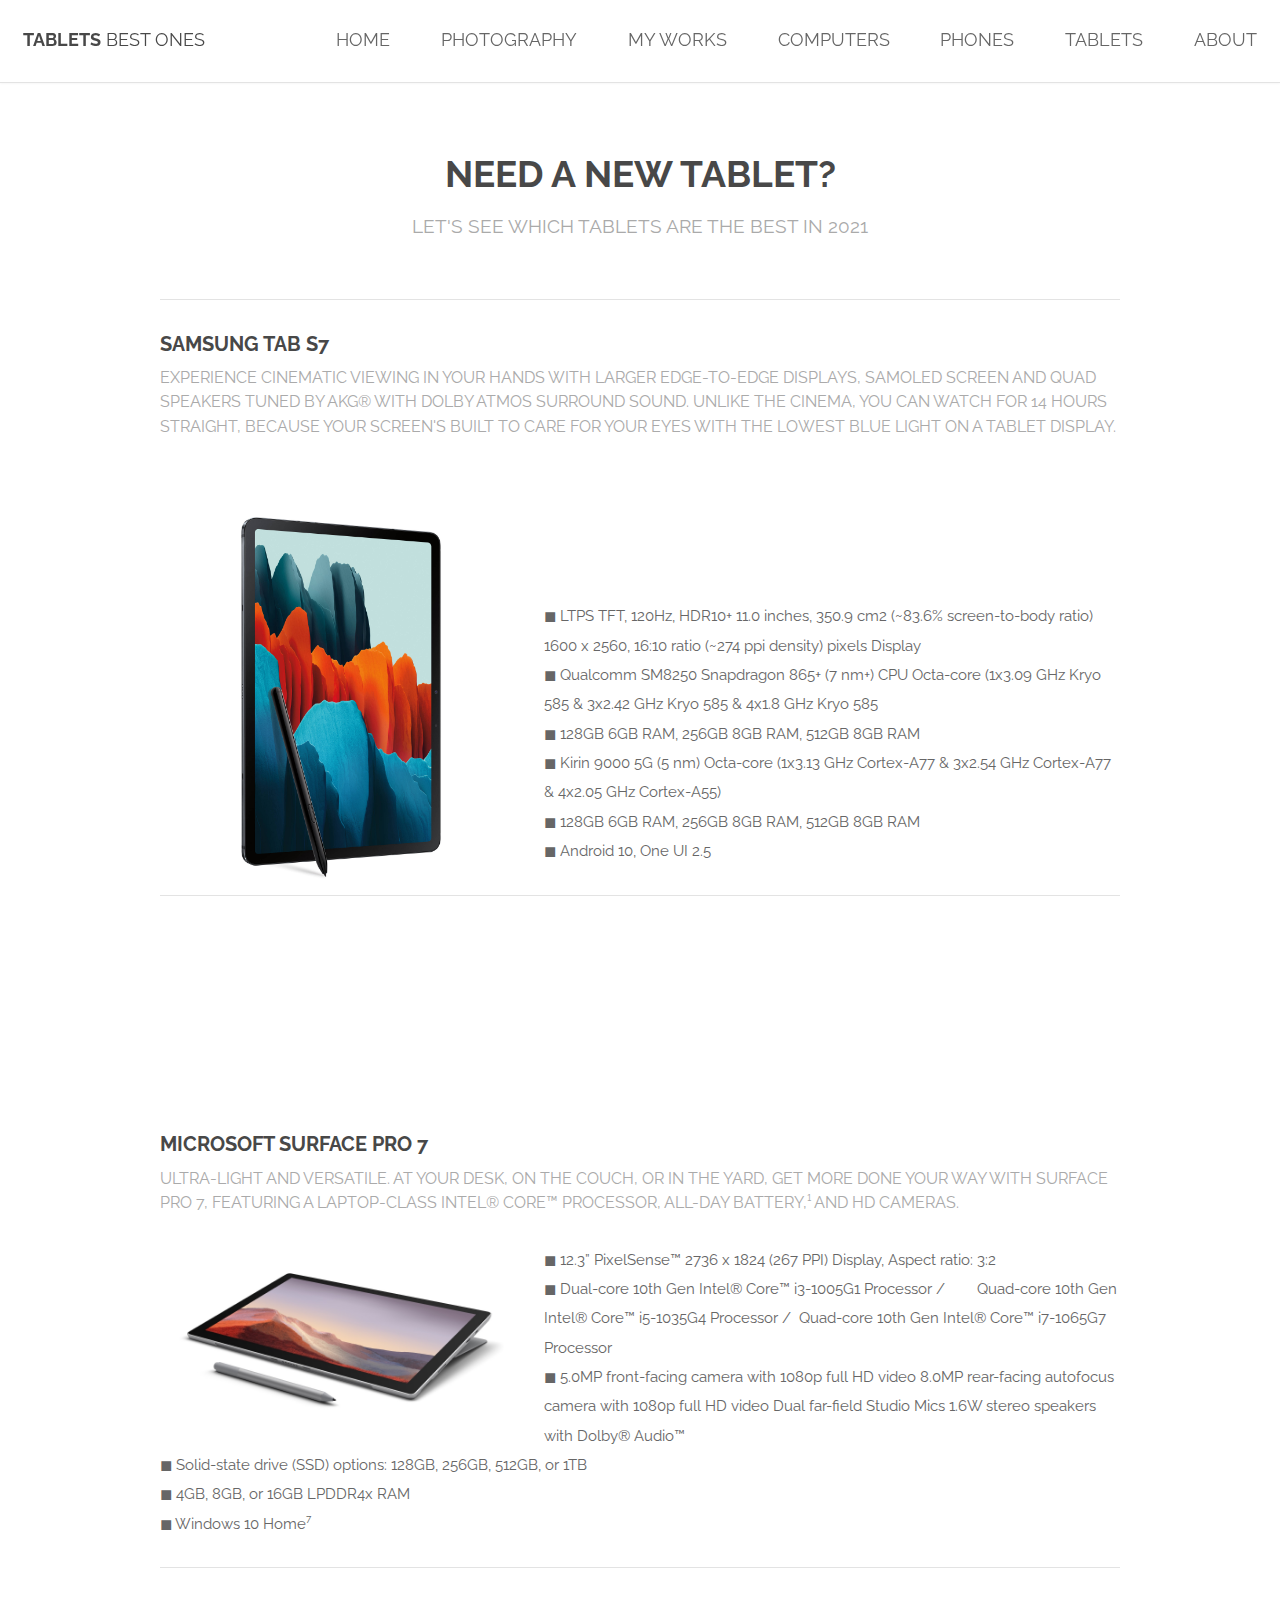
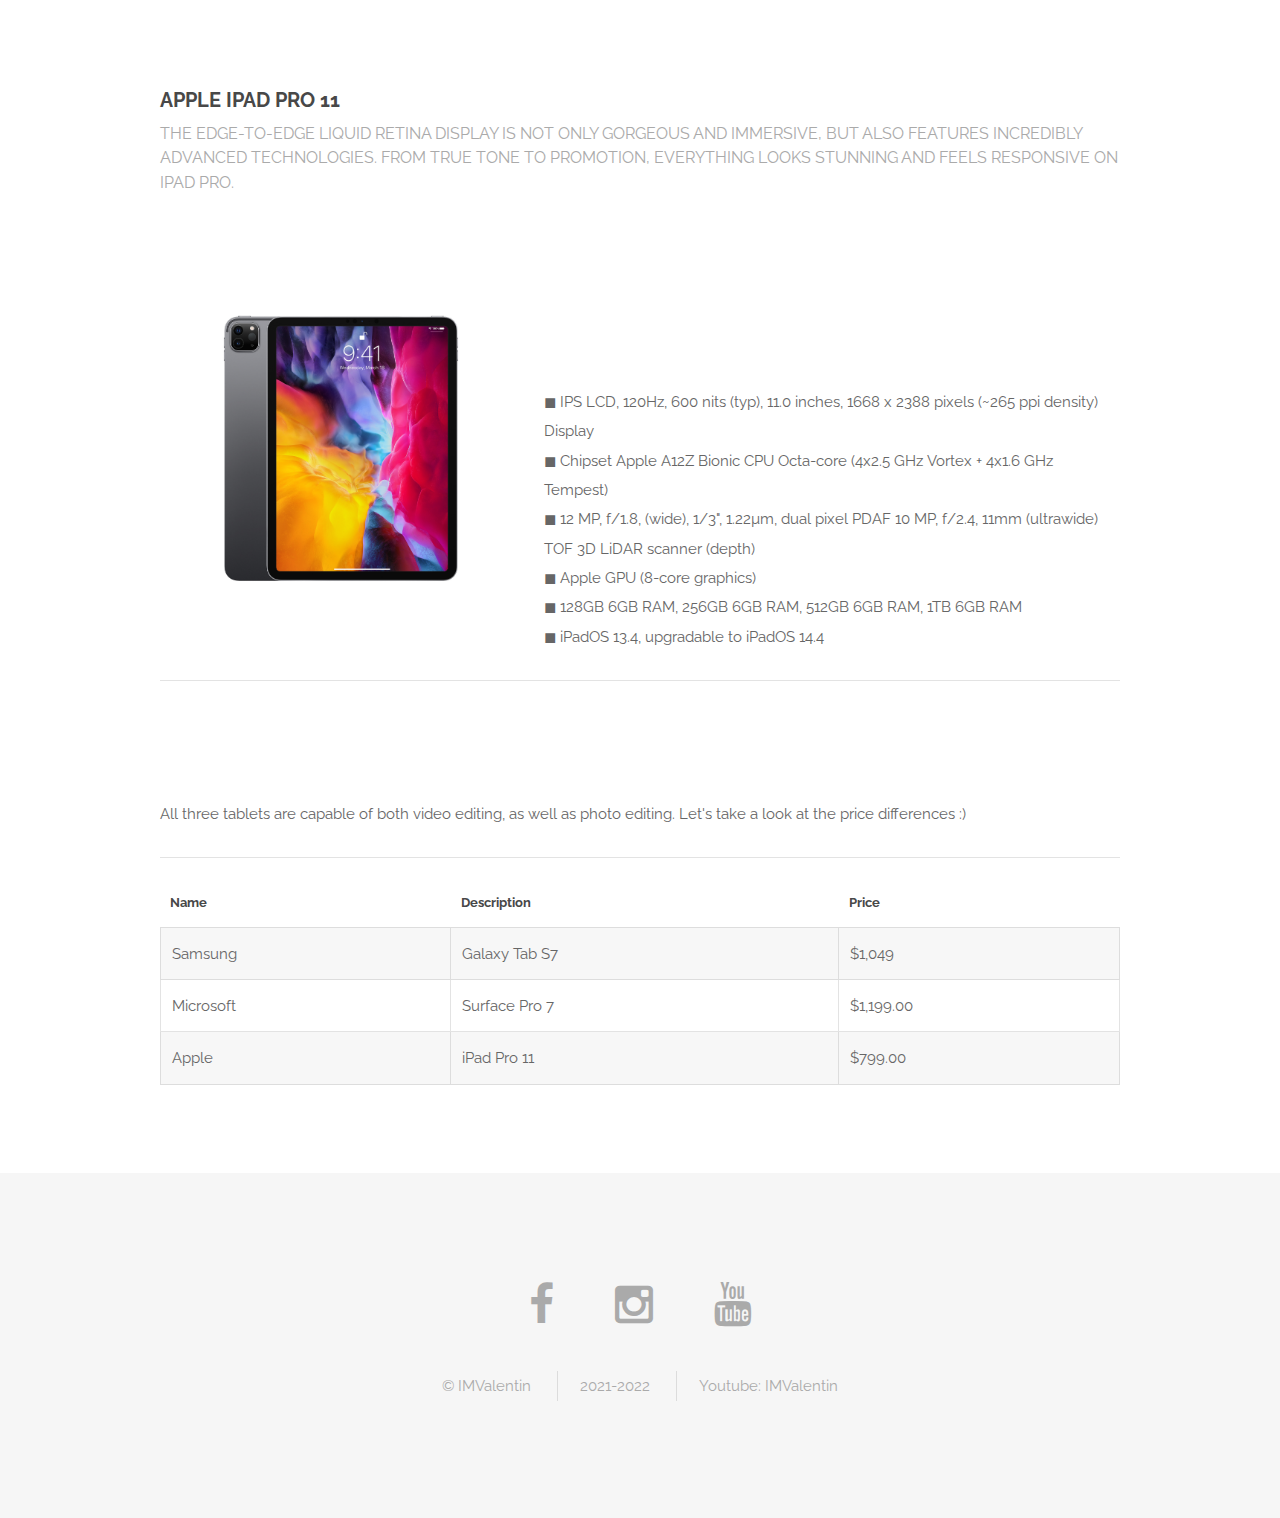
<file: tablets.html>
<!DOCTYPE HTML>
<!--
	Spatial by TEMPLATED
	templated.co @templatedco
	Released for free under the Creative Commons Attribution 3.0 license (templated.co/license)
-->
<html>
	<head>
		<title>Tablets</title>
		<meta http-equiv="content-type" content="text/html; charset=utf-8" />
		<meta name="description" content="" />
		<meta name="keywords" content="" />
		<!--[if lte IE 8]><script src="js/html5shiv.js"></script><![endif]-->
		<script src="js/jquery.min.js"></script>
		<script src="js/skel.min.js"></script>
		<script src="js/skel-layers.min.js"></script>
		<script src="js/init.js"></script>
		<noscript>
			<link rel="stylesheet" href="css/skel.css" />
			<link rel="stylesheet" href="css/style.css" />
			<link rel="stylesheet" href="css/style-xlarge.css" />
		</noscript>
	</head>
	<body>

		<!-- Header -->
			<header id="header" class="skels-layers-fixed">
				<h1><strong><a href="index.html">Tablets</a></strong> best ones</h1>
				<nav id="nav">
					<ul>
						<li><a href="index.html">Home</a></li>
						<li><a href="photography.html">Photography</a></li>
						<li><a href="myworks.html">My works</a></li>
						<li><a href="computers.html">Computers</a></li>
						<li><a href="phones.html">Phones</a></li>
						<li><a href="tablets.html">Tablets</a></li>
						<li><a href="about.html">About</a></li>
					</ul>
				</nav>
			</header>

		<!-- Main -->
			<section id="main" class="wrapper">
				<div class="container">
					<header class="major special">
					  <h2>Need a new tablet?</h2>
					  <p>let's see which tablets are the best in 2021</p>
					</header>

					<!-- Text -->
						<section>
						

							<hr />

							<header>
							  <h3>Samsung tab s7 </h3>
							  <p>Experience cinematic viewing in your hands with larger edge-to-edge displays, sAMOLED screen and quad speakers tuned by AKG® with Dolby Atmos surround sound. Unlike the cinema, you can watch for 14 hours straight, because your screen's built to care for your eyes with the lowest blue light on a tablet display.</p>
							</header>
							<br>
							<br>
							<p><span class="image left"><img src="images/galaxytabs7.jpg" alt="" ></span></p>
							<p> <br>
							  <br>
							  ◼ LTPS TFT, 120Hz, HDR10+ 11.0 inches, 350.9 cm2 (~83.6% screen-to-body ratio) 1600 x 2560, 16:10 ratio (~274 ppi density) pixels Display&nbsp; &nbsp; <br>
							  ◼  Qualcomm SM8250 Snapdragon 865+ (7 nm+) CPU Octa-core (1x3.09 GHz Kryo 585 &amp; 3x2.42 GHz Kryo 585 &amp; 4x1.8 GHz Kryo 585<br>
							  ◼ 128GB 6GB RAM, 256GB 8GB RAM, 512GB 8GB RAM<br>
							  ◼ Kirin 9000 5G (5 nm) Octa-core (1x3.13 GHz Cortex-A77 &amp; 3x2.54 GHz Cortex-A77 &amp; 4x2.05 GHz Cortex-A55) <br>
							  ◼ 128GB 6GB RAM, 256GB 8GB RAM, 512GB 8GB RAM<br>
							  ◼ Android 10, One UI 2.5<br>
						  </p>
							<hr />
							<br>
							<br>
							<br>
							<br>
							<br>
							<p>&nbsp;</p>
							<header>
							  <h3>Microsoft surface pro 7</h3>
							  <p>Ultra-light and versatile. At your desk, on the couch, or in the yard, get more done your way with Surface Pro 7, featuring a laptop-class Intel® Core™ processor, all-day battery,¹ and HD cameras.</p>
							</header>
							<p><span class="image left"><img src="images/surfacepro.jpg" alt="" ></span></p>
							<p>◼ 12.3” PixelSense™ 2736 x 1824 (267 PPI) Display, Aspect ratio: 3:2<br>
							  ◼ Dual-core 10th Gen Intel® Core™ i3-1005G1 Processor /&nbsp; &nbsp; &nbsp; &nbsp; Quad-core 10th Gen Intel® Core™ i5-1035G4 Processor /&nbsp; Quad-core 10th Gen Intel® Core™ i7-1065G7 Processor<br>
							  ◼ 5.0MP front-facing camera with 1080p full HD video 8.0MP rear-facing autofocus camera with 1080p full HD video Dual far-field Studio Mics 1.6W stereo speakers with Dolby® Audio™<br>
							  ◼ Solid-state drive (SSD) options: 128GB, 256GB, 512GB, or 1TB<br>
							  ◼ 4GB, 8GB, or 16GB LPDDR4x RAM<br>
							  ◼ Windows 10 Home⁷<br>
						  </p>
							<hr />
							<br>
						
							<p>&nbsp;</p>
							<header>
							  <h3>Apple iPad Pro 11 </h3>
							  <p>The edge-to-edge Liquid Retina display is not only gorgeous and immersive, but also features incredibly advanced technologies. From True Tone to ProMotion, everything looks stunning and feels responsive on iPad Pro.</p>
							</header>
							<br> 
							<p><span class="image left"><img src="images/ipad.jpg" alt="" ></span></p>
							<p>&nbsp;</p>
							<p>&nbsp;</p>
							<p> ◼ IPS LCD, 120Hz, 600 nits (typ), 11.0 inches, 1668 x 2388 pixels (~265 ppi density) Display<br>
							  ◼ Chipset Apple A12Z Bionic CPU Octa-core (4x2.5 GHz Vortex + 4x1.6 GHz Tempest)<br>
							  ◼ 12 MP, f/1.8, (wide), 1/3", 1.22µm, dual pixel PDAF 10 MP, f/2.4, 11mm (ultrawide) TOF 3D LiDAR scanner (depth)<br>
							  ◼ Apple GPU (8-core graphics)<br>
							  ◼ 128GB 6GB RAM, 256GB 6GB RAM, 512GB 6GB RAM, 1TB 6GB RAM<br>
							  ◼ iPadOS 13.4, upgradable to iPadOS 14.4<br>
						  </p>
							<hr />
							
							<p>&nbsp;</p>
							<br>
							<p>All three tablets are capable of both video editing, as well as photo editing. Let's take a look at the price differences :)</p>
							<hr />
							
						  <div class="table-wrapper">
								<table class="alt">
									<thead>
										<tr>
											<th>Name</th>
											<th>Description</th>
											<th>Price</th>
										</tr>
									</thead>
									<tbody>
										<tr>
											<td> Samsung</td>
											<td>Galaxy Tab S7</td>
											<td>$1,049</td>
										</tr>
										<tr>
											<td> Microsoft</td>
											<td>Surface Pro 7</td>
											<td>$1,199.00</td>
										</tr>
										<tr>
											<td>Apple</td>
											<td>iPad Pro 11</td>
											<td>$799.00</td>
										</tr>
										
										
								  </tbody>
									<tfoot>
										
								  </tfoot>
								</table>
							</div>

				  </section>

			  </div>
			</section>

		<!-- Footer -->
			<footer id="footer">
				
			  <div class="container">
					<ul class="icons">
						<li><a href="https://www.facebook.com/mutilica.valentin" class="icon fa-facebook"></a></li>
						<li><a href="https://www.instagram.com/imval3ntin/" class="icon fa-instagram"></a></li>
						<li><a href="https://www.youtube.com/c/YiHyeong" class="icon fa-youtube"></a></li>
						
						
					</ul>
					<ul class="copyright">
						<li>&copy; IMValentin</li>
						<li>2021-2022</li>
						<li>Youtube: <a href="https://www.youtube.com/c/YiHyeong">IMValentin</a></li>
					</ul>
				</div>
			</footer>

	</body>
</html>
</file>
<file: css/style-xlarge.css>
/*
	Spatial by TEMPLATED
	templated.co @templatedco
	Released for free under the Creative Commons Attribution 3.0 license (templated.co/license)
*/

/* Basic */

	body, input, select, textarea {
		font-size: 11pt;
	}
</file>
<file: css/skel.css>
/* skel-baseline v2.0.3 | (c) n33 | getskel.com | MIT licensed */

/* Resets (http://meyerweb.com/eric/tools/css/reset/ | v2.0 | 20110126 | License: none (public domain)) */

	html,body,div,span,applet,object,iframe,h1,h2,h3,h4,h5,h6,p,blockquote,pre,a,abbr,acronym,address,big,cite,code,del,dfn,em,img,ins,kbd,q,s,samp,small,strike,strong,sub,sup,tt,var,b,u,i,center,dl,dt,dd,ol,ul,li,fieldset,form,label,legend,table,caption,tbody,tfoot,thead,tr,th,td,article,aside,canvas,details,embed,figure,figcaption,footer,header,hgroup,menu,nav,output,ruby,section,summary,time,mark,audio,video{margin:0;padding:0;border:0;font-size:100%;font:inherit;vertical-align:baseline;}article,aside,details,figcaption,figure,footer,header,hgroup,menu,nav,section{display:block;}body{line-height:1;}ol,ul{list-style:none;}blockquote,q{quotes:none;}blockquote:before,blockquote:after,q:before,q:after{content:'';content:none;}table{border-collapse:collapse;border-spacing:0;}body{-webkit-text-size-adjust:none}

/* Box Model */

	*, *:before, *:after {
		-moz-box-sizing: border-box;
		-webkit-box-sizing: border-box;
		box-sizing: border-box;
	}

/* Container */

	.container {
		margin-left: auto;
		margin-right: auto;

		/* width: (containers) */
		width: 1200px;
	}

	/* Modifiers */

		/* 125% */
			.container.\31 25\25 {
				width: 100%;

				/* max-width: (containers * 1.25) */
				max-width: 1500px;

				/* min-width: (containers) */
				min-width: 1200px;
			}

		/* 75% */
			.container.\37 5\25 {

				/* width: (containers * 0.75) */
				width: 900px;

			}

		/* 50% */
			.container.\35 0\25 {

				/* width: (containers * 0.50) */
				width: 600px;

			}

		/* 25% */
			.container.\32 5\25 {

				/* width: (containers * 0.25) */
				width: 300px;

			}

/* Grid */

	.row {
		border-bottom: solid 1px transparent;
	}

	.row > * {
		float: left;
	}

	.row:after, .row:before {
		content: '';
		display: block;
		clear: both;
		height: 0;
	}

	.row.uniform > * > :first-child {
		margin-top: 0;
	}

	.row.uniform > * > :last-child {
		margin-bottom: 0;
	}

	/* Gutters */

		/* Normal */

			.row > * {
				/* padding: (gutters.horizontal) 0 0 (gutters.vertical) */
				padding: 0 0 0 2em;
			}

			.row {
				/* margin: -(gutters.horizontal) 0 -1px -(gutters.vertical) */
				margin: 0 0 -1px -2em;
			}

			.row.uniform > * {
				/* padding: (gutters.vertical) 0 0 (gutters.vertical) */
				padding: 2em 0 0 2em;
			}

			.row.uniform {
				/* margin: -(gutters.vertical) 0 -1px -(gutters.vertical) */
				margin: -2em 0 -1px -2em;
			}

		/* 200% */

			.row.\32 00\25 > * {
				/* padding: (gutters.horizontal) 0 0 (gutters.vertical) */
				padding: 0 0 0 4em;
			}

			.row.\32 00\25 {
				/* margin: -(gutters.horizontal) 0 -1px -(gutters.vertical) */
				margin: 0 0 -1px -4em;
			}

			.row.uniform.\32 00\25 > * {
				/* padding: (gutters.vertical) 0 0 (gutters.vertical) */
				padding: 4em 0 0 4em;
			}

			.row.uniform.\32 00\25 {
				/* margin: -(gutters.vertical) 0 -1px -(gutters.vertical) */
				margin: -4em 0 -1px -4em;
			}

		/* 150% */

			.row.\31 50\25 > * {
				/* padding: (gutters.horizontal) 0 0 (gutters.vertical) */
				padding: 0 0 0 1.5em;
			}

			.row.\31 50\25 {
				/* margin: -(gutters.horizontal) 0 -1px -(gutters.vertical) */
				margin: 0 0 -1px -1.5em;
			}

			.row.uniform.\31 50\25 > * {
				/* padding: (gutters.vertical) 0 0 (gutters.vertical) */
				padding: 1.5em 0 0 1.5em;
			}

			.row.uniform.\31 50\25 {
				/* margin: -(gutters.vertical) 0 -1px -(gutters.vertical) */
				margin: -1.5em 0 -1px -1.5em;
			}

		/* 50% */

			.row.\35 0\25 > * {
				/* padding: (gutters.horizontal) 0 0 (gutters.vertical) */
				padding: 0 0 0 1em;
			}

			.row.\35 0\25 {
				/* margin: -(gutters.horizontal) 0 -1px -(gutters.vertical) */
				margin: 0 0 -1px -1em;
			}

			.row.uniform.\35 0\25 > * {
				/* padding: (gutters.vertical) 0 0 (gutters.vertical) */
				padding: 1em 0 0 1em;
			}

			.row.uniform.\35 0\25 {
				/* margin: -(gutters.vertical) 0 -1px -(gutters.vertical) */
				margin: -1em 0 -1px -1em;
			}

		/* 25% */

			.row.\32 5\25 > * {
				/* padding: (gutters.horizontal) 0 0 (gutters.vertical) */
				padding: 0 0 0 0.5em;
			}

			.row.\32 5\25 {
				/* margin: -(gutters.horizontal) 0 -1px -(gutters.vertical) */
				margin: 0 0 -1px -0.5em;
			}

			.row.uniform.\32 5\25 > * {
				/* padding: (gutters.vertical) 0 0 (gutters.vertical) */
				padding: 0.5em 0 0 0.5em;
			}

			.row.uniform.\32 5\25 {
				/* margin: -(gutters.vertical) 0 -1px -(gutters.vertical) */
				margin: -0.5em 0 -1px -0.5em;
			}

		/* 0% */

			.row.\30 \25 > * {
				padding: 0;
			}

			.row.\30 \25 {
				margin: 0 0 -1px 0;
			}

	/* Cells */

		.\31 2u, .\31 2u\24 { width: 100%; clear: none; margin-left: 0; }
		.\31 1u, .\31 1u\24 { width: 91.6666666667%; clear: none; margin-left: 0; }
		.\31 0u, .\31 0u\24 { width: 83.3333333333%; clear: none; margin-left: 0; }
		.\39 u, .\39 u\24 { width: 75%; clear: none; margin-left: 0; }
		.\38 u, .\38 u\24 { width: 66.6666666667%; clear: none; margin-left: 0; }
		.\37 u, .\37 u\24 { width: 58.3333333333%; clear: none; margin-left: 0; }
		.\36 u, .\36 u\24 { width: 50%; clear: none; margin-left: 0; }
		.\35 u, .\35 u\24 { width: 41.6666666667%; clear: none; margin-left: 0; }
		.\34 u, .\34 u\24 { width: 33.3333333333%; clear: none; margin-left: 0; }
		.\33 u, .\33 u\24 { width: 25%; clear: none; margin-left: 0; }
		.\32 u, .\32 u\24 { width: 16.6666666667%; clear: none; margin-left: 0; }
		.\31 u, .\31 u\24 { width: 8.3333333333%; clear: none; margin-left: 0; }

		.\31 2u\24 + *,
		.\31 1u\24 + *,
		.\31 0u\24 + *,
		.\39 u\24 + *,
		.\38 u\24 + *,
		.\37 u\24 + *,
		.\36 u\24 + *,
		.\35 u\24 + *,
		.\34 u\24 + *,
		.\33 u\24 + *,
		.\32 u\24 + *,
		.\31 u\24 + * {
			clear: left;
		}

		.\-11u { margin-left: 91.6666666667% }
		.\-10u { margin-left: 83.3333333333% }
		.\-9u { margin-left: 75% }
		.\-8u { margin-left: 66.6666666667% }
		.\-7u { margin-left: 58.3333333333% }
		.\-6u { margin-left: 50% }
		.\-5u { margin-left: 41.6666666667% }
		.\-4u { margin-left: 33.3333333333% }
		.\-3u { margin-left: 25% }
		.\-2u { margin-left: 16.6666666667% }
		.\-1u { margin-left: 8.3333333333% }
</file>
<file: css/style.css>
@charset "UTF-8";
@import url(font-awesome.min.css);
@import "http://fonts.googleapis.com/css?family=Raleway:400,700";

/*
	Spatial by TEMPLATED
	templated.co @templatedco
	Released for free under the Creative Commons Attribution 3.0 license (templated.co/license)
*/

/* Basic */

	body {
		background: #fff;
	}

		body.is-loading *, body.is-loading *:before, body.is-loading *:after {
			-moz-animation: none !important;
			-webkit-animation: none !important;
			-o-animation: none !important;
			-ms-animation: none !important;
			animation: none !important;
			-moz-transition: none !important;
			-webkit-transition: none !important;
			-o-transition: none !important;
			-ms-transition: none !important;
			transition: none !important;
		}

	body, input, select, textarea {
		color: #666;
		font-family: "Raleway", Arial, Helvetica, sans-serif;
		font-size: 13pt;
		font-weight: 400;
		line-height: 2em;
	}

	a {
		color: #f32853;
		text-decoration: underline;
	}

		a:hover {
			text-decoration: none;
		}

	strong, b {
		color: #484848;
		font-weight: 700;
	}

	em, i {
		font-style: italic;
	}

	p {
		margin: 0 0 2em 0;
	}

	h1, h2, h3, h4, h5, h6 {
		color: #484848;
		font-weight: 700;
		line-height: 1em;
		margin: 0 0 1em 0;
		text-transform: uppercase;
	}

		h1 a, h2 a, h3 a, h4 a, h5 a, h6 a {
			color: inherit;
			text-decoration: none;
		}

	h2 {
		font-size: 1.75em;
		line-height: 1.5em;
	}

	h3 {
		font-size: 1.35em;
		line-height: 1.5em;
	}

	h4 {
		font-size: 1.1em;
		line-height: 1.5em;
	}

	h5 {
		font-size: 0.9em;
		line-height: 1.5em;
	}

	h6 {
		font-size: 0.7em;
		line-height: 1.5em;
	}

	sub {
		font-size: 0.8em;
		position: relative;
		top: 0.5em;
	}

	sup {
		font-size: 0.8em;
		position: relative;
		top: -0.5em;
	}

	hr {
		border: 0;
		border-bottom: solid 1px rgba(144, 144, 144, 0.25);
		margin: 2em 0;
	}

		hr.major {
			margin: 3em 0;
		}

	blockquote {
		border-left: solid 4px rgba(144, 144, 144, 0.25);
		font-style: italic;
		margin: 0 0 2em 0;
		padding: 0.5em 0 0.5em 2em;
	}

	code {
		background: rgba(144, 144, 144, 0.075);
		border-radius: 4px;
		border: solid 1px rgba(144, 144, 144, 0.25);
		font-family: "Courier New", monospace;
		font-size: 0.9em;
		margin: 0 0.25em;
		padding: 0.25em 0.65em;
	}

	pre {
		-webkit-overflow-scrolling: touch;
		font-family: "Courier New", monospace;
		font-size: 0.9em;
		margin: 0 0 2em 0;
	}

		pre code {
			display: block;
			line-height: 1.75em;
			padding: 1em 1.5em;
			overflow-x: auto;
		}

	.align-left {
		text-align: left;
	}

	.align-center {
		text-align: center;
	}

	.align-right {
		text-align: right;
	}

/* Section/Article */

	section.special, article.special, header.special {
		text-align: center;
	}

	header p {
		color: #aaa;
		position: relative;
		margin: 0 0 1em 0;
		text-transform: uppercase;
	}

	header h2 + p {
		font-size: 1.15em;
		margin-top: -1em;
		line-height: 1.5em;
	}

	header h3 + p {
		font-size: 1.1em;
		margin-top: -0.8em;
		line-height: 1.5em;
	}

	header h4 + p,
	header h5 + p,
	header h6 + p {
		font-size: 0.9em;
		margin-top: -0.6em;
		line-height: 1.5em;
	}

	header.major {
		margin: 0 0 6em 0;
	}

		header.major h2 {
			font-size: 3em;
		}

		header.major h2, header.major h3, header.major h4, header.major h5, header.major h6 {
			display: inline-block;
			margin: 0 0 0.8em;
		}

		header.major p {
			font-size: 1.7em;
			margin-bottom: 0;
		}

/* Form */

	form {
		margin: 0 0 2em 0;
	}

	label {
		color: #484848;
		display: block;
		font-size: 0.9em;
		font-weight: 700;
		margin: 0 0 1em 0;
	}

	input[type="text"],
	input[type="password"],
	input[type="email"],
	select,
	textarea {
		-moz-appearance: none;
		-webkit-appearance: none;
		-o-appearance: none;
		-ms-appearance: none;
		appearance: none;
		background: rgba(144, 144, 144, 0.075);
		border-radius: 4px;
		border: none;
		border: solid 1px rgba(144, 144, 144, 0.25);
		color: inherit;
		display: block;
		outline: 0;
		padding: 0 1em;
		text-decoration: none;
		width: 100%;
	}

		input[type="text"]:invalid,
		input[type="password"]:invalid,
		input[type="email"]:invalid,
		select:invalid,
		textarea:invalid {
			box-shadow: none;
		}

		input[type="text"]:focus,
		input[type="password"]:focus,
		input[type="email"]:focus,
		select:focus,
		textarea:focus {
			border-color: #f32853;
			box-shadow: 0 0 0 1px #f32853;
		}

	.select-wrapper {
		text-decoration: none;
		display: block;
		position: relative;
	}

		.select-wrapper:before {
			content: "";
			-moz-osx-font-smoothing: grayscale;
			-webkit-font-smoothing: antialiased;
			font-family: FontAwesome;
			font-style: normal;
			font-weight: normal;
			text-transform: none !important;
		}

		.select-wrapper:before {
			color: rgba(144, 144, 144, 0.25);
			display: block;
			height: 2.75em;
			line-height: 2.75em;
			pointer-events: none;
			position: absolute;
			right: 0;
			text-align: center;
			top: 0;
			width: 2.75em;
		}

		.select-wrapper select::-ms-expand {
			display: none;
		}

	input[type="text"],
	input[type="password"],
	input[type="email"],
	select {
		height: 2.75em;
	}

	textarea {
		padding: 0.75em 1em;
	}

	input[type="checkbox"],
	input[type="radio"] {
		-moz-appearance: none;
		-webkit-appearance: none;
		-o-appearance: none;
		-ms-appearance: none;
		appearance: none;
		display: block;
		float: left;
		margin-right: -2em;
		opacity: 0;
		width: 1em;
		z-index: -1;
	}

		input[type="checkbox"] + label,
		input[type="radio"] + label {
			text-decoration: none;
			color: #666;
			cursor: pointer;
			display: inline-block;
			font-size: 1em;
			font-weight: 400;
			padding-left: 2.4em;
			padding-right: 0.75em;
			position: relative;
		}

			input[type="checkbox"] + label:before,
			input[type="radio"] + label:before {
				-moz-osx-font-smoothing: grayscale;
				-webkit-font-smoothing: antialiased;
				font-family: FontAwesome;
				font-style: normal;
				font-weight: normal;
				text-transform: none !important;
			}

			input[type="checkbox"] + label:before,
			input[type="radio"] + label:before {
				background: rgba(144, 144, 144, 0.075);
				border-radius: 4px;
				border: solid 1px rgba(144, 144, 144, 0.25);
				content: '';
				display: inline-block;
				height: 1.65em;
				left: 0;
				line-height: 1.58125em;
				position: absolute;
				text-align: center;
				top: 0;
				width: 1.65em;
			}

		input[type="checkbox"]:checked + label:before,
		input[type="radio"]:checked + label:before {
			background: #323037;
			border-color: #323037;
			color: #ffffff;
			content: '\f00c';
		}

		input[type="checkbox"]:focus + label:before,
		input[type="radio"]:focus + label:before {
			border-color: #f32853;
			box-shadow: 0 0 0 1px #f32853;
		}

	input[type="checkbox"] + label:before {
		border-radius: 4px;
	}

	input[type="radio"] + label:before {
		border-radius: 100%;
	}

	::-webkit-input-placeholder {
		color: #aaa !important;
		opacity: 1.0;
	}

	:-moz-placeholder {
		color: #aaa !important;
		opacity: 1.0;
	}

	::-moz-placeholder {
		color: #aaa !important;
		opacity: 1.0;
	}

	:-ms-input-placeholder {
		color: #aaa !important;
		opacity: 1.0;
	}

	.formerize-placeholder {
		color: #aaa !important;
		opacity: 1.0;
	}

/* Box */

	.box {
		border-radius: 4px;
		border: solid 1px rgba(144, 144, 144, 0.25);
		margin-bottom: 2em;
		padding: 1.5em;
	}

		.box > :last-child,
		.box > :last-child > :last-child,
		.box > :last-child > :last-child > :last-child {
			margin-bottom: 0;
		}

		.box.alt {
			border: 0;
			border-radius: 0;
			padding: 0;
		}

/* Feature */

	.feature-grid {
		position: relative;
	}

		.feature-grid:after {
			clear: both;
			content: '';
			display: block;
		}

		.feature-grid .feature {
			display: inline-block;
			float: left;
			margin-bottom: 3em;
			width: 50%;
		}

			.feature-grid .feature .content {
				width: 60%;
			}

			.feature-grid .feature .image {
				width: 30%;
			}

				.feature-grid .feature .image img {
					display: inline;
					max-width: 100%;
				}

			.feature-grid .feature:nth-child(odd) .content, .feature-grid .feature:nth-child(odd) .image {
				float: right;
				margin-right: 5%;
				text-align: right;
			}

			.feature-grid .feature:nth-child(even) .content, .feature-grid .feature:nth-child(even) .image {
				float: left;
				margin-left: 5%;
				text-align: left;
			}

/* Icon */

	.icon {
		text-decoration: none;
		border-bottom: none;
		position: relative;
	}

		.icon:before {
			-moz-osx-font-smoothing: grayscale;
			-webkit-font-smoothing: antialiased;
			font-family: FontAwesome;
			font-style: normal;
			font-weight: normal;
			text-transform: none !important;
		}

		.icon > .label {
			display: none;
		}

/* Image */

	.image {
		border-radius: 4px;
		border: 0;
		display: inline-block;
		position: relative;
	}

		.image img {
			border-radius: 4px;
			display: block;
		}

		.image.left {
			float: left;
			padding: 0 1.5em 1em 0;
			top: 0.25em;
		}

		.image.right {
			float: right;
			padding: 0 0 1em 1.5em;
			top: 0.25em;
		}

		.image.left, .image.right {
			max-width: 40%;
		}

			.image.left img, .image.right img {
				width: 100%;
			}

		.image.fit {
			display: block;
			margin: 0 0 2em 0;
			width: 100%;
		}

			.image.fit img {
				width: 100%;
			}

		.image.rounded {
			border-radius: 100%;
		}

			.image.rounded img {
				border: solid 0.5em rgba(144, 144, 144, 0.25);
				border-radius: 100%;
			}

		.image.captioned {
			border-radius: 0;
			margin-bottom: 4em;
		}

			.image.captioned img {
				border-radius: 0;
			}

			.image.captioned h3 {
				background-color: #fff;
				box-shadow: 0px 0.0375em 0.125em 0px rgba(0, 0, 0, 0.15);
				display: block;
				padding: 2em 1em;
			}

/* List */

	ol {
		list-style: decimal;
		margin: 0 0 2em 0;
		padding-left: 1.25em;
	}

		ol li {
			padding-left: 0.25em;
		}

	ul {
		list-style: disc;
		margin: 0 0 2em 0;
		padding-left: 1em;
	}

		ul li {
			padding-left: 0.5em;
		}

		ul.alt {
			list-style: none;
			padding-left: 0;
		}

			ul.alt li {
				border-top: solid 1px rgba(144, 144, 144, 0.25);
				padding: 0.5em 0;
			}

				ul.alt li:first-child {
					border-top: 0;
					padding-top: 0;
				}

		ul.icons {
			cursor: default;
			list-style: none;
			padding-left: 0;
		}

			ul.icons li {
				display: inline-block;
				padding: 0 1em 0 0;
			}

				ul.icons li:last-child {
					padding-right: 0;
				}

				ul.icons li .icon:before {
					font-size: 2em;
				}

		ul.actions {
			cursor: default;
			list-style: none;
			padding-left: 0;
		}

			ul.actions li {
				display: inline-block;
				padding: 0 1em 0 0;
				vertical-align: middle;
			}

				ul.actions li:last-child {
					padding-right: 0;
				}

			ul.actions.small li {
				padding: 0 0.5em 0 0;
			}

			ul.actions.vertical li {
				display: block;
				padding: 1em 0 0 0;
			}

				ul.actions.vertical li:first-child {
					padding-top: 0;
				}

				ul.actions.vertical li > * {
					margin-bottom: 0;
				}

			ul.actions.vertical.small li {
				padding: 0.5em 0 0 0;
			}

				ul.actions.vertical.small li:first-child {
					padding-top: 0;
				}

			ul.actions.fit {
				display: table;
				margin-left: -1em;
				padding: 0;
				table-layout: fixed;
				width: calc(100% + 1em);
			}

				ul.actions.fit li {
					display: table-cell;
					padding: 0 0 0 1em;
				}

					ul.actions.fit li > * {
						margin-bottom: 0;
					}

				ul.actions.fit.small {
					margin-left: -0.5em;
					width: calc(100% + 0.5em);
				}

					ul.actions.fit.small li {
						padding: 0 0 0 0.5em;
					}

	dl {
		margin: 0 0 2em 0;
	}

/* Table */

	.table-wrapper {
		-webkit-overflow-scrolling: touch;
		overflow-x: auto;
	}

	table {
		margin: 0 0 2em 0;
		width: 100%;
	}

		table tbody tr {
			border: solid 1px rgba(144, 144, 144, 0.25);
			border-left: 0;
			border-right: 0;
		}

			table tbody tr:nth-child(2n + 1) {
				background-color: rgba(144, 144, 144, 0.075);
			}

		table td {
			padding: 0.75em 0.75em;
		}

		table th {
			color: #484848;
			font-size: 0.9em;
			font-weight: 700;
			padding: 0 0.75em 0.75em 0.75em;
			text-align: left;
		}

		table thead {
			border-bottom: solid 2px rgba(144, 144, 144, 0.25);
		}

		table tfoot {
			border-top: solid 2px rgba(144, 144, 144, 0.25);
		}

		table.alt {
			border-collapse: separate;
		}

			table.alt tbody tr td {
				border: solid 1px rgba(144, 144, 144, 0.25);
				border-left-width: 0;
				border-top-width: 0;
			}

				table.alt tbody tr td:first-child {
					border-left-width: 1px;
				}

			table.alt tbody tr:first-child td {
				border-top-width: 1px;
			}

			table.alt thead {
				border-bottom: 0;
			}

			table.alt tfoot {
				border-top: 0;
			}

/* Button */

	input[type="submit"],
	input[type="reset"],
	input[type="button"],
	.button {
		-moz-appearance: none;
		-webkit-appearance: none;
		-o-appearance: none;
		-ms-appearance: none;
		appearance: none;
		-moz-transition: background-color 0.2s ease-in-out, color 0.2s ease-in-out;
		-webkit-transition: background-color 0.2s ease-in-out, color 0.2s ease-in-out;
		-o-transition: background-color 0.2s ease-in-out, color 0.2s ease-in-out;
		-ms-transition: background-color 0.2s ease-in-out, color 0.2s ease-in-out;
		transition: background-color 0.2s ease-in-out, color 0.2s ease-in-out;
		background-color: #323037;
		border-radius: 4px;
		border: 0;
		color: #ffffff !important;
		cursor: pointer;
		display: inline-block;
		font-weight: 700;
		height: 3.15em;
		line-height: 3.25em;
		padding: 0 2.2em;
		text-align: center;
		text-decoration: none;
		text-transform: uppercase;
		white-space: nowrap;
	}

		input[type="submit"]:hover,
		input[type="reset"]:hover,
		input[type="button"]:hover,
		.button:hover {
			background-color: #3e3c45;
		}

		input[type="submit"]:active,
		input[type="reset"]:active,
		input[type="button"]:active,
		.button:active {
			background-color: #262429;
		}

		input[type="submit"].icon,
		input[type="reset"].icon,
		input[type="button"].icon,
		.button.icon {
			padding-left: 1.35em;
		}

			input[type="submit"].icon:before,
			input[type="reset"].icon:before,
			input[type="button"].icon:before,
			.button.icon:before {
				margin-right: 0.5em;
			}

		input[type="submit"].fit,
		input[type="reset"].fit,
		input[type="button"].fit,
		.button.fit {
			display: block;
			margin: 0 0 1em 0;
			width: 100%;
		}

		input[type="submit"].small,
		input[type="reset"].small,
		input[type="button"].small,
		.button.small {
			font-size: 0.8em;
		}

		input[type="submit"].big,
		input[type="reset"].big,
		input[type="button"].big,
		.button.big {
			font-size: 1.35em;
		}

		input[type="submit"].alt,
		input[type="reset"].alt,
		input[type="button"].alt,
		.button.alt {
			background-color: transparent;
			box-shadow: inset 0 0 0 2px rgba(144, 144, 144, 0.25);
			color: #484848 !important;
		}

			input[type="submit"].alt:hover,
			input[type="reset"].alt:hover,
			input[type="button"].alt:hover,
			.button.alt:hover {
				background-color: rgba(144, 144, 144, 0.075);
			}

			input[type="submit"].alt:active,
			input[type="reset"].alt:active,
			input[type="button"].alt:active,
			.button.alt:active {
				background-color: rgba(144, 144, 144, 0.2);
			}

			input[type="submit"].alt.icon:before,
			input[type="reset"].alt.icon:before,
			input[type="button"].alt.icon:before,
			.button.alt.icon:before {
				color: #aaa;
			}

		input[type="submit"].special,
		input[type="reset"].special,
		input[type="button"].special,
		.button.special {
			background-color: #f32853;
			color: #ffffff !important;
		}

			input[type="submit"].special:hover,
			input[type="reset"].special:hover,
			input[type="button"].special:hover,
			.button.special:hover {
				background-color: #f44066;
			}

			input[type="submit"].special:active,
			input[type="reset"].special:active,
			input[type="button"].special:active,
			.button.special:active {
				background-color: #f21040;
			}

		input[type="submit"].disabled, input[type="submit"]:disabled,
		input[type="reset"].disabled,
		input[type="reset"]:disabled,
		input[type="button"].disabled,
		input[type="button"]:disabled,
		.button.disabled,
		.button:disabled {
			background-color: #666 !important;
			box-shadow: inset 0 -0.15em 0 0 rgba(0, 0, 0, 0.15);
			color: #fff !important;
			cursor: default;
			opacity: 0.25;
		}

/* Header */

	#skel-layers-wrapper {
		padding-top: 6em;
	}

	body.landing #skel-layers-wrapper {
		padding-top: 0 !important;
	}

	#header {
		background-color: #fff;
		border-bottom: solid 1px rgba(144, 144, 144, 0.25);
		box-shadow: 0px 0.0375em 0.125em 0px rgba(0, 0, 0, 0.05);
		color: #484848;
		cursor: default;
		font-size: 1.25em;
		height: 4.5em;
		left: 0;
		line-height: 4.4em;
		position: fixed;
		text-transform: uppercase;
		top: 0;
		width: 100%;
		z-index: 10000;
	}

		#header h1 {
			color: #484848;
			font-weight: 400;
			height: inherit;
			left: 1.25em;
			line-height: inherit;
			margin: 0;
			padding: 0;
			position: absolute;
			top: 0;
		}

		#header nav {
			height: inherit;
			line-height: inherit;
			position: absolute;
			right: 1.25em;
			top: 0;
			vertical-align: middle;
		}

			#header nav > ul {
				list-style: none;
				margin: 0;
				padding-left: 0;
			}

				#header nav > ul > li {
					border-radius: 4px;
					display: inline-block;
					margin-left: 2.5em;
					padding-left: 0;
				}

					#header nav > ul > li a {
						-moz-transition: color 0.2s ease-in-out;
						-webkit-transition: color 0.2s ease-in-out;
						-o-transition: color 0.2s ease-in-out;
						-ms-transition: color 0.2s ease-in-out;
						transition: color 0.2s ease-in-out;
						color: #666;
						display: inline-block;
						text-decoration: none;
					}

						#header nav > ul > li a:hover {
							color: #484848;
						}

					#header nav > ul > li:first-child {
						margin-left: 0;
					}

					#header nav > ul > li .button {
						border-color: rgba(144, 144, 144, 0.25);
						box-shadow: none;
						height: 3em;
						line-height: 2.9em;
						margin-bottom: 0;
						padding: 0 1.5em;
						position: relative;
						top: -0.075em;
						vertical-align: middle;
					}

		#header .container {
			position: relative;
		}

			#header .container h1 {
				left: 0;
			}

			#header .container nav {
				right: 0;
			}

		#header.alt {
			background-color: transparent;
			border: 0;
			box-shadow: none;
			height: 3.25em;
			line-height: 3.25em;
			position: absolute;
		}

			#header.alt h1 {
				color: #ffffff;
				left: 2.5em;
				top: 2em;
			}

				#header.alt h1 a {
					color: #ffffff;
				}

			#header.alt nav {
				right: 2em;
				top: 2em;
			}

				#header.alt nav a {
					color: #ddd;
				}

					#header.alt nav a:active, #header.alt nav a:hover {
						color: #ffffff;
					}

			#header.alt .button {
				border-color: rgba(255, 255, 255, 0.5);
				color: #ffffff !important;
			}

/* Banner */

	#banner {
		padding: 16em 0 13em 0;
		background-attachment: fixed;
		background-image: url("images/overlay.png"), url("../images/banner.jpg");
		background-position: center top;
		background-size: cover;
		line-height: 1.75;
		text-align: center;
	}

		#banner :last-child {
			margin-bottom: 0;
		}

		#banner h2 {
			color: #ffffff;
			display: inline-block;
			font-size: 3.5em;
			line-height: 1.35;
			margin-bottom: 0.5em;
		}

		#banner p {
			color: #aaa;
			font-size: 1.5em;
			margin-bottom: 1.75em;
			text-transform: uppercase;
		}

	body.is-touch #banner {
		background-attachment: scroll;
	}

/* Main */

	#main {
		padding-top: 4em;
	}

/* Wrapper */

	.wrapper {
		padding: 6em 0 4em 0;
	}

		.wrapper.style2 {
			background-color: #f6f6f6;
		}

		.wrapper.style3 {
			background-attachment: fixed;
			background-image: url("images/overlay.png"), url("../images/banner.jpg");
			background-position: center center;
			background-size: cover;
		}

			.wrapper.style3 header.major {
				margin-bottom: 3em;
			}

				.wrapper.style3 header.major h2 {
					color: #ffffff;
				}

	body.is-touch .wrapper.style3 {
		background-attachment: scroll;
	}

/* Footer */

	#footer {
		padding: 8em 0 6em 0;
		background: #f6f6f6;
		color: #aaa;
		text-align: center;
	}

		#footer a {
			-moz-transition: color 0.2s ease-in-out;
			-webkit-transition: color 0.2s ease-in-out;
			-o-transition: color 0.2s ease-in-out;
			-ms-transition: color 0.2s ease-in-out;
			transition: color 0.2s ease-in-out;
			color: #aaa;
			text-decoration: none;
		}

			#footer a:active, #footer a:hover {
				color: #666;
			}

		#footer .icons {
			font-size: 1.5em;
		}

			#footer .icons li {
				padding-right: 2.5em;
			}

				#footer .icons li:last-child {
					padding-right: 0;
				}

		#footer .copyright {
			margin: 2em 0;
			padding: 0;
			text-align: center;
		}

			#footer .copyright li {
				border-left: solid 1px rgba(144, 144, 144, 0.25);
				display: inline-block;
				list-style: none;
				margin-left: 1.5em;
				padding-left: 1.5em;
			}

				#footer .copyright li:first-child {
					border-left: 0;
					margin-left: 0;
					padding-left: 0;
				}
</file>
